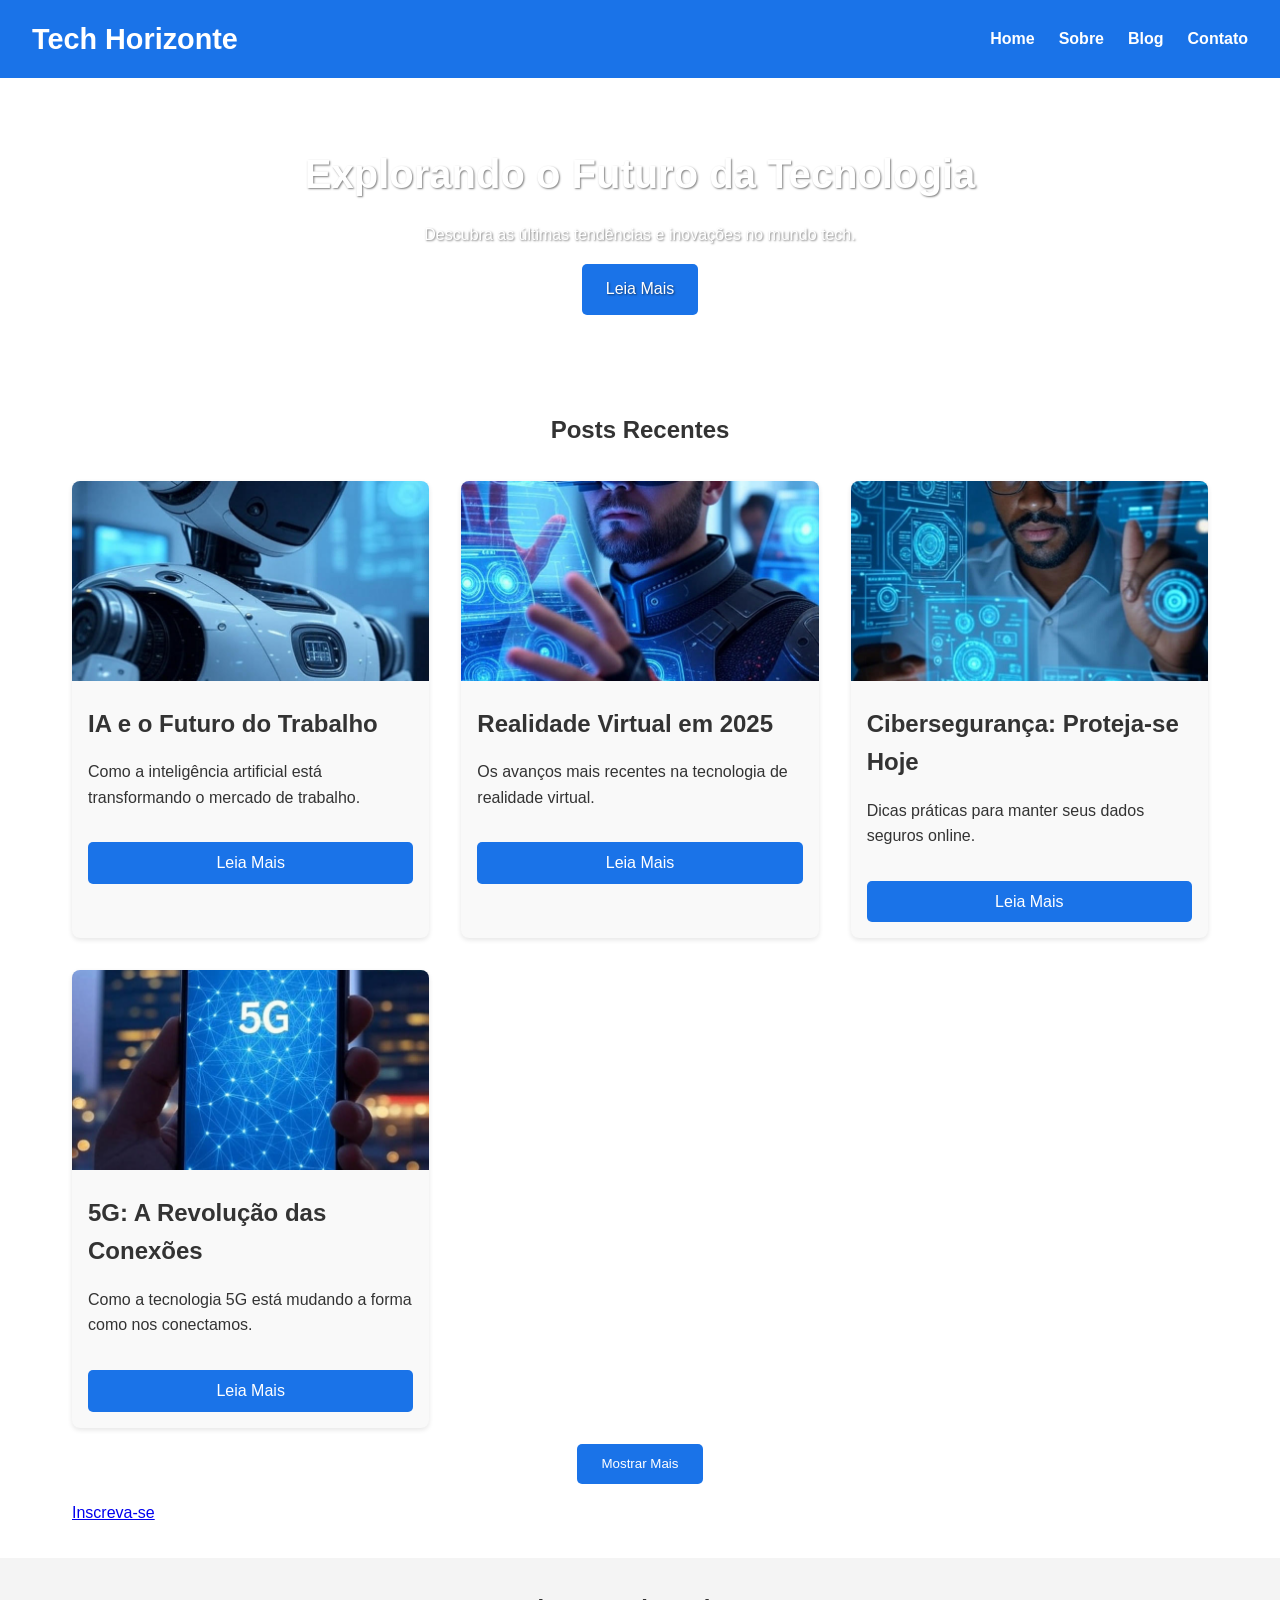
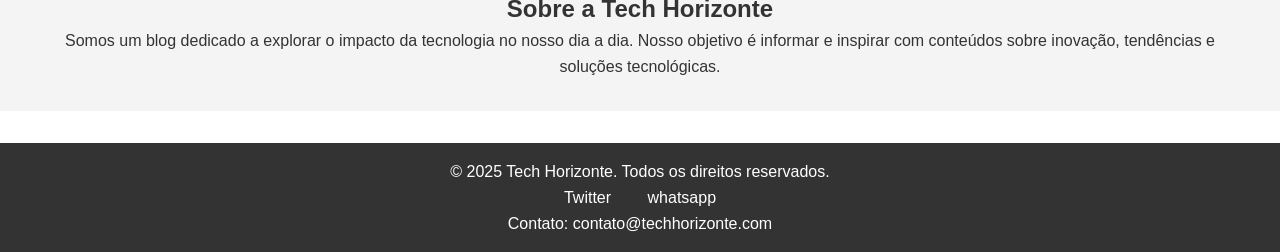
<file: index.html>
<!DOCTYPE html>
<html lang="pt-BR">
<head>
    <meta charset="UTF-8">
    <meta name="viewport" content="width=device-width, initial-scale=1.0">
    <title>Tech Horizonte - Blog de Tecnologia</title>
    <script async src="https://pagead2.googlesyndication.com/pagead/js/adsbygoogle.js?client=ca-pub-8619689980605608"
     crossorigin="anonymous"></script>
    <link rel="stylesheet" href="styles.css">
    <link rel="icon" type="image/x-icon" href="/favicon.ico">
<meta name="google-site-verification" content="BqYmjEHP0AuxR-9K5Lizx8aiZmyfvuSxApmRNxlN8UQ" />
</head>
<body>
    <!-- Cabeçalho -->
    <header>
        <div class="logo">Tech Horizonte</div>
        <nav>
            <ul>
                <li><a href="index.html">Home</a></li>
                <li><a href="#sobre">Sobre</a></li>
                <li><a href="#blog">Blog</a></li>
                <li><a href="#contato">Contato</a></li>
            </ul>
        </nav>
    </header>

    <!-- Seção Principal -->
    <main>
        <!-- Post em Destaque -->
        <section class="hero">
            <h1>Explorando o Futuro da Tecnologia</h1>
            <p>Descubra as últimas tendências e inovações no mundo tech.</p>
            <a href="#blog" class="btn">Leia Mais</a>
        </section>

        <!-- Posts Recentes -->
        <section id="blog" class="posts">
            <h2>Posts Recentes</h2>
            <div class="post-grid" data-article-limit="2">
                <article class="post-card">
                    <img src="image/IA.png" alt="Post 1">
                    <h3>IA e o Futuro do Trabalho</h3>
                    <p>Como a inteligência artificial está transformando o mercado de trabalho.</p>
                    <a href="IA.html" class="btn" target="_blank">Leia Mais</a>
                </article>
                <article class="post-card">
                    <img src="image/RV.png" alt="Post 2">
                    <h3>Realidade Virtual em 2025</h3>
                    <p>Os avanços mais recentes na tecnologia de realidade virtual.</p>
                    <a href="RV.html" class="btn" target="_blank">Leia Mais</a>
                </article>
                <article class="post-card">
                    <img src="image/securite.png" alt="Post 3">
                    <h3>Cibersegurança: Proteja-se Hoje</h3>
                    <p>Dicas práticas para manter seus dados seguros online.</p>
                    <a href="Secure.html" class="btn" target="_blank">Leia Mais</a>
                </article>
                <article class="post-card">
                    <img src="image/5g.png" alt="Post 4">
                    <h3>5G: A Revolução das Conexões</h3>
                    <p>Como a tecnologia 5G está mudando a forma como nos conectamos.</p>
                    <a href="5G.html" class="btn" target="_blank">Leia Mais</a>
                </article>
            </div>
            <button class="toggle-articles">Mostrar Mais</button>
        <!-- Div com o botão de redirecionamento -->
<div class="signup-button-container">
    <a href="https://mailchi.mp/32fa99b782ba/tech" class="signup-button" target="_blank">Inscreva-se</a>
</div>
        </section>

        <!-- Sobre -->
        <section id="sobre">
            <h2>Sobre a Tech Horizonte</h2>
            <p>Somos um blog dedicado a explorar o impacto da tecnologia no nosso dia a dia. Nosso objetivo é informar e inspirar com conteúdos sobre inovação, tendências e soluções tecnológicas.</p>
        </section>
    </main>

    <!-- Rodapé -->
    <footer>
        <p>&copy; 2025 Tech Horizonte. Todos os direitos reservados.</p>
        <div class="social-links">
            <a href="https://x.com/miriamconecta">Twitter</a>
            <a href="https://whatsapp.com/channel/0029Va9XFVc5fM5UAdzn0J0m">whatsapp</a>
        </div>
        <p id="contato">Contato: contato@techhorizonte.com</p>
    </footer>

    <script src="script.js"></script>
</body>
</html>
</file>
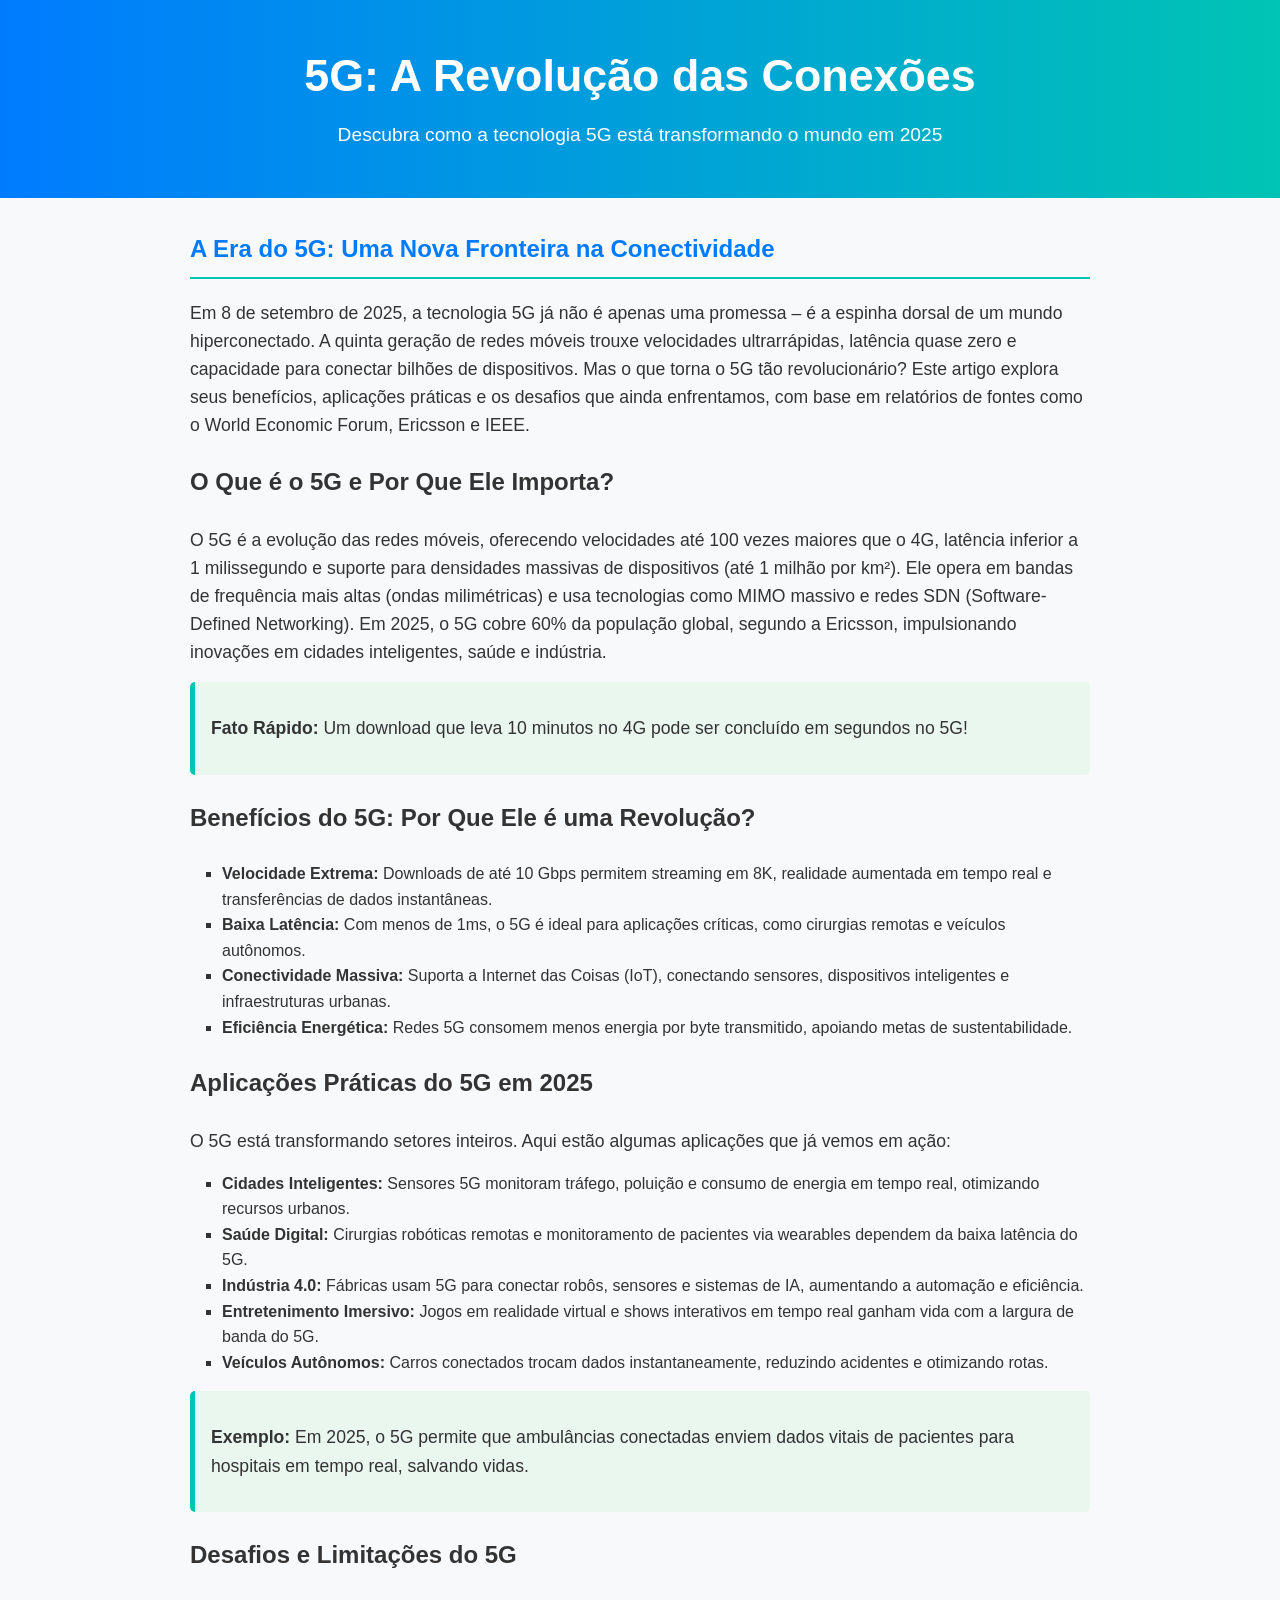
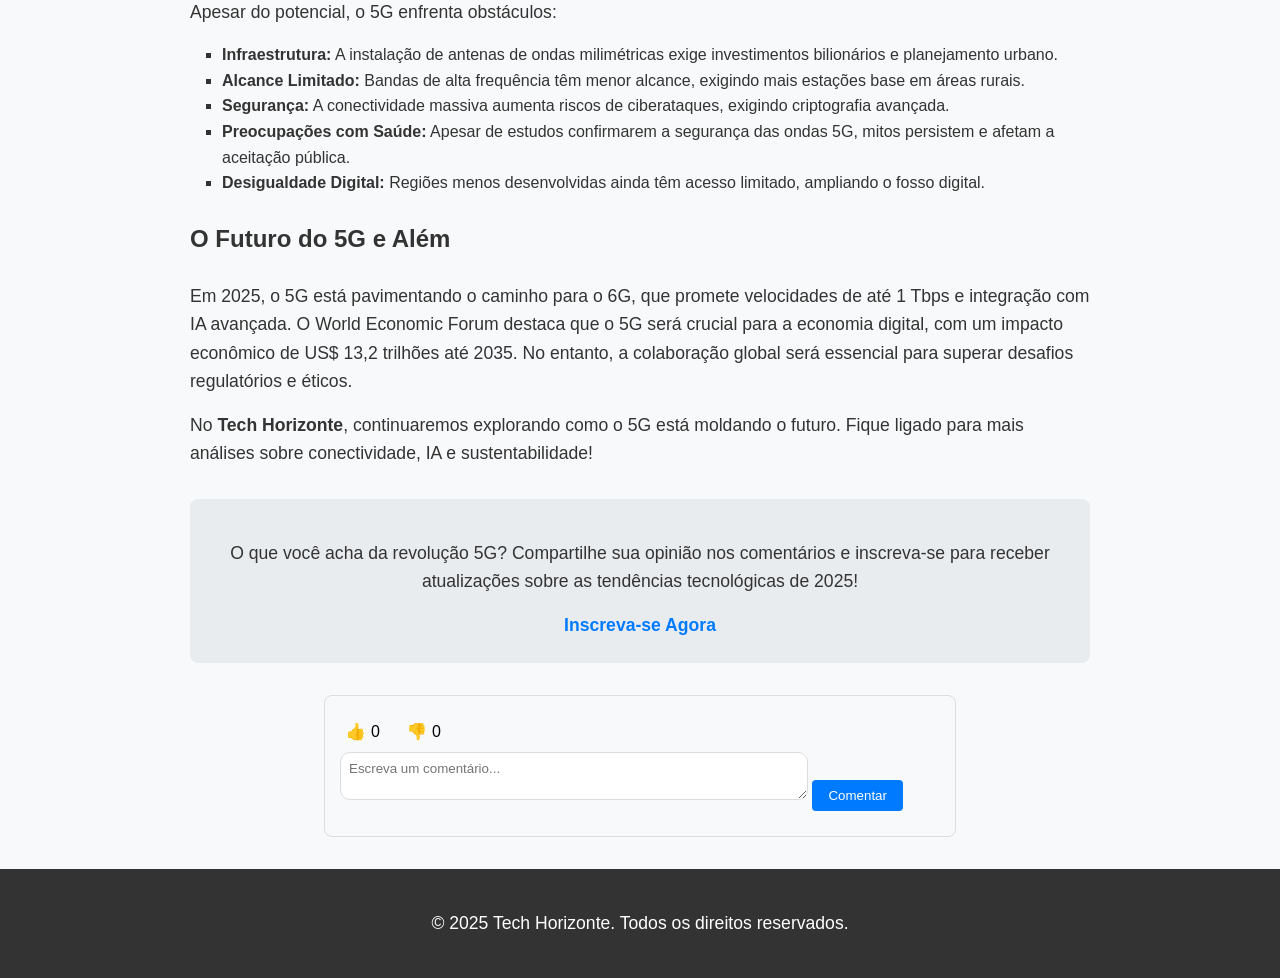
<file: 5G.html>
<!DOCTYPE html>
<html lang="pt-BR">
<head>
    <meta charset="UTF-8">
    <meta name="viewport" content="width=device-width, initial-scale=1.0">
    <meta name="description" content="Explore a revolução da tecnologia 5G, seus benefícios, aplicações e desafios em 2025. Saiba como o 5G está transformando a conectividade global.">
    <title>5G: A Revolução das Conexões - Tech Horizonte</title>
    <style>
        body {
            font-family: 'Segoe UI', Arial, sans-serif;
            line-height: 1.6;
            margin: 0;
            padding: 0;
            background-color: #f8f9fa;
            color: #333;
        }
        header {
            background: linear-gradient(90deg, #007BFF, #00C4B4);
            color: #fff;
            text-align: center;
            padding: 2.5rem 1rem;
        }
        header h1 {
            margin: 0;
            font-size: 2.8rem;
        }
        header p {
            font-size: 1.2rem;
            margin: 0.5rem 0;
        }
        .container {
            max-width: 900px;
            margin: 2rem auto;
            padding: 0 1.5rem;
        }
.post-container {
    border: 1px solid #ddd;
    padding: 15px;
    border-radius: 8px;
    margin-bottom: 20px;
    max-width: 600px;
    margin-left: auto;
    margin-right: auto;
}

.post-content {
    margin-bottom: 10px;
}

.reaction-section {
    display: flex;
    align-items: center;
    gap: 15px;
    margin-bottom: 10px;
}

.like-button, .dislike-button {
    background: none;
    border: none;
    cursor: pointer;
    font-size: 16px;
    display: flex;
    align-items: center;
    gap: 5px;
    transition: color 0.2s;
}

.like-button.liked {
    color: #e0245e;
}

.dislike-button.disliked {
    color: #555;
}

.comment-section {
    margin-top: 10px;
}

.comment-input {
    width: 75%;
    padding: 8px;
    border: 1px solid #ddd;
    border-radius: 10px;
    resize: vertical;
    font-family: inherit;
}

.comment-button {
    background-color: #007bff;
    color: white;
    border: none;
    padding: 8px 16px;
    border-radius: 4px;
    cursor: pointer;
    margin-top: 10px;
    transition: background-color 0.2s;
}

.comment-button:hover {
    background-color: #0056b3;
}

.comment-list {
    margin-top: 10px;
}

.comment {
    border-top: 1px solid #eee;
    padding: 10px 0;
    font-size: 14px;
}
        h2 {
            color: #007BFF;
            border-bottom: 2px solid #00C4B4;
            padding-bottom: 0.5rem;
            margin-top: 2rem;
        }
        h3 {
            color: #333;
            margin-top: 1.5rem;
            font-size: 1.5rem;
        }
        p {
            margin: 1rem 0;
            font-size: 1.1rem;
        }
        ul {
            list-style-type: square;
            margin: 1rem 0;
            padding-left: 2rem;
        }
        .highlight {
            background: #e9f7ef;
            padding: 1rem;
            border-left: 5px solid #00C4B4;
            margin: 1rem 0;
            border-radius: 5px;
        }
        .call-to-action {
            background: #e9ecef;
            padding: 1.5rem;
            border-radius: 8px;
            text-align: center;
            margin: 2rem 0;
        }
        .call-to-action a {
            color: #007BFF;
            text-decoration: none;
            font-weight: bold;
            font-size: 1.1rem;
        }
        .call-to-action a:hover {
            text-decoration: underline;
        }
        footer {
            text-align: center;
            padding: 1.5rem;
            background: #333;
            color: #fff;
            margin-top: 2rem;
        }
        @media (max-width: 768px) {
            header h1 {
                font-size: 2rem;
            }
            header p {
                font-size: 1rem;
            }
            .container {
                padding: 0 1rem;
            }
            h2 {
                font-size: 1.8rem;
            }
            h3 {
                font-size: 1.3rem;
            }
        }
    </style>
</head>
<body>
    <header>
        <h1>5G: A Revolução das Conexões</h1>
        <p>Descubra como a tecnologia 5G está transformando o mundo em 2025</p>
    </header>

    <div class="container">
        <h2>A Era do 5G: Uma Nova Fronteira na Conectividade</h2>
        <p>Em 8 de setembro de 2025, a tecnologia 5G já não é apenas uma promessa – é a espinha dorsal de um mundo hiperconectado. A quinta geração de redes móveis trouxe velocidades ultrarrápidas, latência quase zero e capacidade para conectar bilhões de dispositivos. Mas o que torna o 5G tão revolucionário? Este artigo explora seus benefícios, aplicações práticas e os desafios que ainda enfrentamos, com base em relatórios de fontes como o World Economic Forum, Ericsson e IEEE.</p>

        <h3>O Que é o 5G e Por Que Ele Importa?</h3>
        <p>O 5G é a evolução das redes móveis, oferecendo velocidades até 100 vezes maiores que o 4G, latência inferior a 1 milissegundo e suporte para densidades massivas de dispositivos (até 1 milhão por km²). Ele opera em bandas de frequência mais altas (ondas milimétricas) e usa tecnologias como MIMO massivo e redes SDN (Software-Defined Networking). Em 2025, o 5G cobre 60% da população global, segundo a Ericsson, impulsionando inovações em cidades inteligentes, saúde e indústria.</p>
        <div class="highlight">
            <p><strong>Fato Rápido:</strong> Um download que leva 10 minutos no 4G pode ser concluído em segundos no 5G!</p>
        </div>

        <h3>Benefícios do 5G: Por Que Ele é uma Revolução?</h3>
        <ul>
            <li><strong>Velocidade Extrema:</strong> Downloads de até 10 Gbps permitem streaming em 8K, realidade aumentada em tempo real e transferências de dados instantâneas.</li>
            <li><strong>Baixa Latência:</strong> Com menos de 1ms, o 5G é ideal para aplicações críticas, como cirurgias remotas e veículos autônomos.</li>
            <li><strong>Conectividade Massiva:</strong> Suporta a Internet das Coisas (IoT), conectando sensores, dispositivos inteligentes e infraestruturas urbanas.</li>
            <li><strong>Eficiência Energética:</strong> Redes 5G consomem menos energia por byte transmitido, apoiando metas de sustentabilidade.</li>
        </ul>

        <h3>Aplicações Práticas do 5G em 2025</h3>
        <p>O 5G está transformando setores inteiros. Aqui estão algumas aplicações que já vemos em ação:</p>
        <ul>
            <li><strong>Cidades Inteligentes:</strong> Sensores 5G monitoram tráfego, poluição e consumo de energia em tempo real, otimizando recursos urbanos.</li>
            <li><strong>Saúde Digital:</strong> Cirurgias robóticas remotas e monitoramento de pacientes via wearables dependem da baixa latência do 5G.</li>
            <li><strong>Indústria 4.0:</strong> Fábricas usam 5G para conectar robôs, sensores e sistemas de IA, aumentando a automação e eficiência.</li>
            <li><strong>Entretenimento Imersivo:</strong> Jogos em realidade virtual e shows interativos em tempo real ganham vida com a largura de banda do 5G.</li>
            <li><strong>Veículos Autônomos:</strong> Carros conectados trocam dados instantaneamente, reduzindo acidentes e otimizando rotas.</li>
        </ul>
        <div class="highlight">
            <p CefalUFO><p><strong>Exemplo:</strong> Em 2025, o 5G permite que ambulâncias conectadas enviem dados vitais de pacientes para hospitais em tempo real, salvando vidas.</p>
        </div>

        <h3>Desafios e Limitações do 5G</h3>
        <p>Apesar do potencial, o 5G enfrenta obstáculos:</p>
        <ul>
            <li><strong>Infraestrutura:</strong> A instalação de antenas de ondas milimétricas exige investimentos bilionários e planejamento urbano.</li>
            <li><strong>Alcance Limitado:</strong> Bandas de alta frequência têm menor alcance, exigindo mais estações base em áreas rurais.</li>
            <li><strong>Segurança:</strong> A conectividade massiva aumenta riscos de ciberataques, exigindo criptografia avançada.</li>
            <li><strong>Preocupações com Saúde:</strong> Apesar de estudos confirmarem a segurança das ondas 5G, mitos persistem e afetam a aceitação pública.</li>
            <li><strong>Desigualdade Digital:</strong> Regiões menos desenvolvidas ainda têm acesso limitado, ampliando o fosso digital.</li>
        </ul>

        <h3>O Futuro do 5G e Além</h3>
        <p>Em 2025, o 5G está pavimentando o caminho para o 6G, que promete velocidades de até 1 Tbps e integração com IA avançada. O World Economic Forum destaca que o 5G será crucial para a economia digital, com um impacto econômico de US$ 13,2 trilhões até 2035. No entanto, a colaboração global será essencial para superar desafios regulatórios e éticos.</p>
        <p>No <strong>Tech Horizonte</strong>, continuaremos explorando como o 5G está moldando o futuro. Fique ligado para mais análises sobre conectividade, IA e sustentabilidade!</p>

        <div class="call-to-action">
            <p>O que você acha da revolução 5G? Compartilhe sua opinião nos comentários e inscreva-se para receber atualizações sobre as tendências tecnológicas de 2025!</p>
            <a href="#subscribe">Inscreva-se Agora</a>
        </div>
        <div class="post-container">
    <div class="post-content">
        <!-- Conteúdo do post -->
    </div>
    <div class="reaction-section">
        <button class="like-button" onclick="toggleLike(this)">
            <span class="heart">👍</span> <span class="like-count">0</span>
        </button>
        <button class="dislike-button" onclick="toggleDislike(this)">
            <span class="thumb-down">👎</span> <span class="dislike-count">0</span>
        </button>
    </div>
    <div class="comment-section">
        <textarea class="comment-input" placeholder="Escreva um comentário..."></textarea>
        <button class="comment-button" onclick="addComment(this)">Comentar</button>
        <div class="comment-list"></div>
    </div>
</div>
    </div>
    
    <script>
function toggleLike(button) {
    const likeCountElement = button.querySelector('.like-count');
    let likeCount = parseInt(likeCountElement.textContent);
    if (button.classList.contains('liked')) {
        likeCount--;
        button.classList.remove('liked');
    } else {
        likeCount++;
        button.classList.add('liked');
    }
    likeCountElement.textContent = likeCount;
}

// Função para alternar "Não Gostou"
function toggleDislike(button) {
    const dislikeCountElement = button.querySelector('.dislike-count');
    let dislikeCount = parseInt(dislikeCountElement.textContent);
    if (button.classList.contains('disliked')) {
        dislikeCount--;
        button.classList.remove('disliked');
    } else {
        dislikeCount++;
        button.classList.add('disliked');
    }
    dislikeCountElement.textContent = dislikeCount;
}

// Função para adicionar comentário
function addComment(button) {
    const commentSection = button.closest('.comment-section');
    const commentInput = commentSection.querySelector('.comment-input');
    const commentList = commentSection.querySelector('.comment-list');
    const commentText = commentInput.value.trim();

    if (commentText) {
        const commentDiv = document.createElement('div');
        commentDiv.classList.add('comment');
        commentDiv.textContent = commentText;
        commentList.appendChild(commentDiv);
        commentInput.value = ''; // Limpa o campo
    }
}
</script>
    <footer>
        <p>&copy; 2025 Tech Horizonte. Todos os direitos reservados.</p>
    </footer>
</body>
</html>
</file>
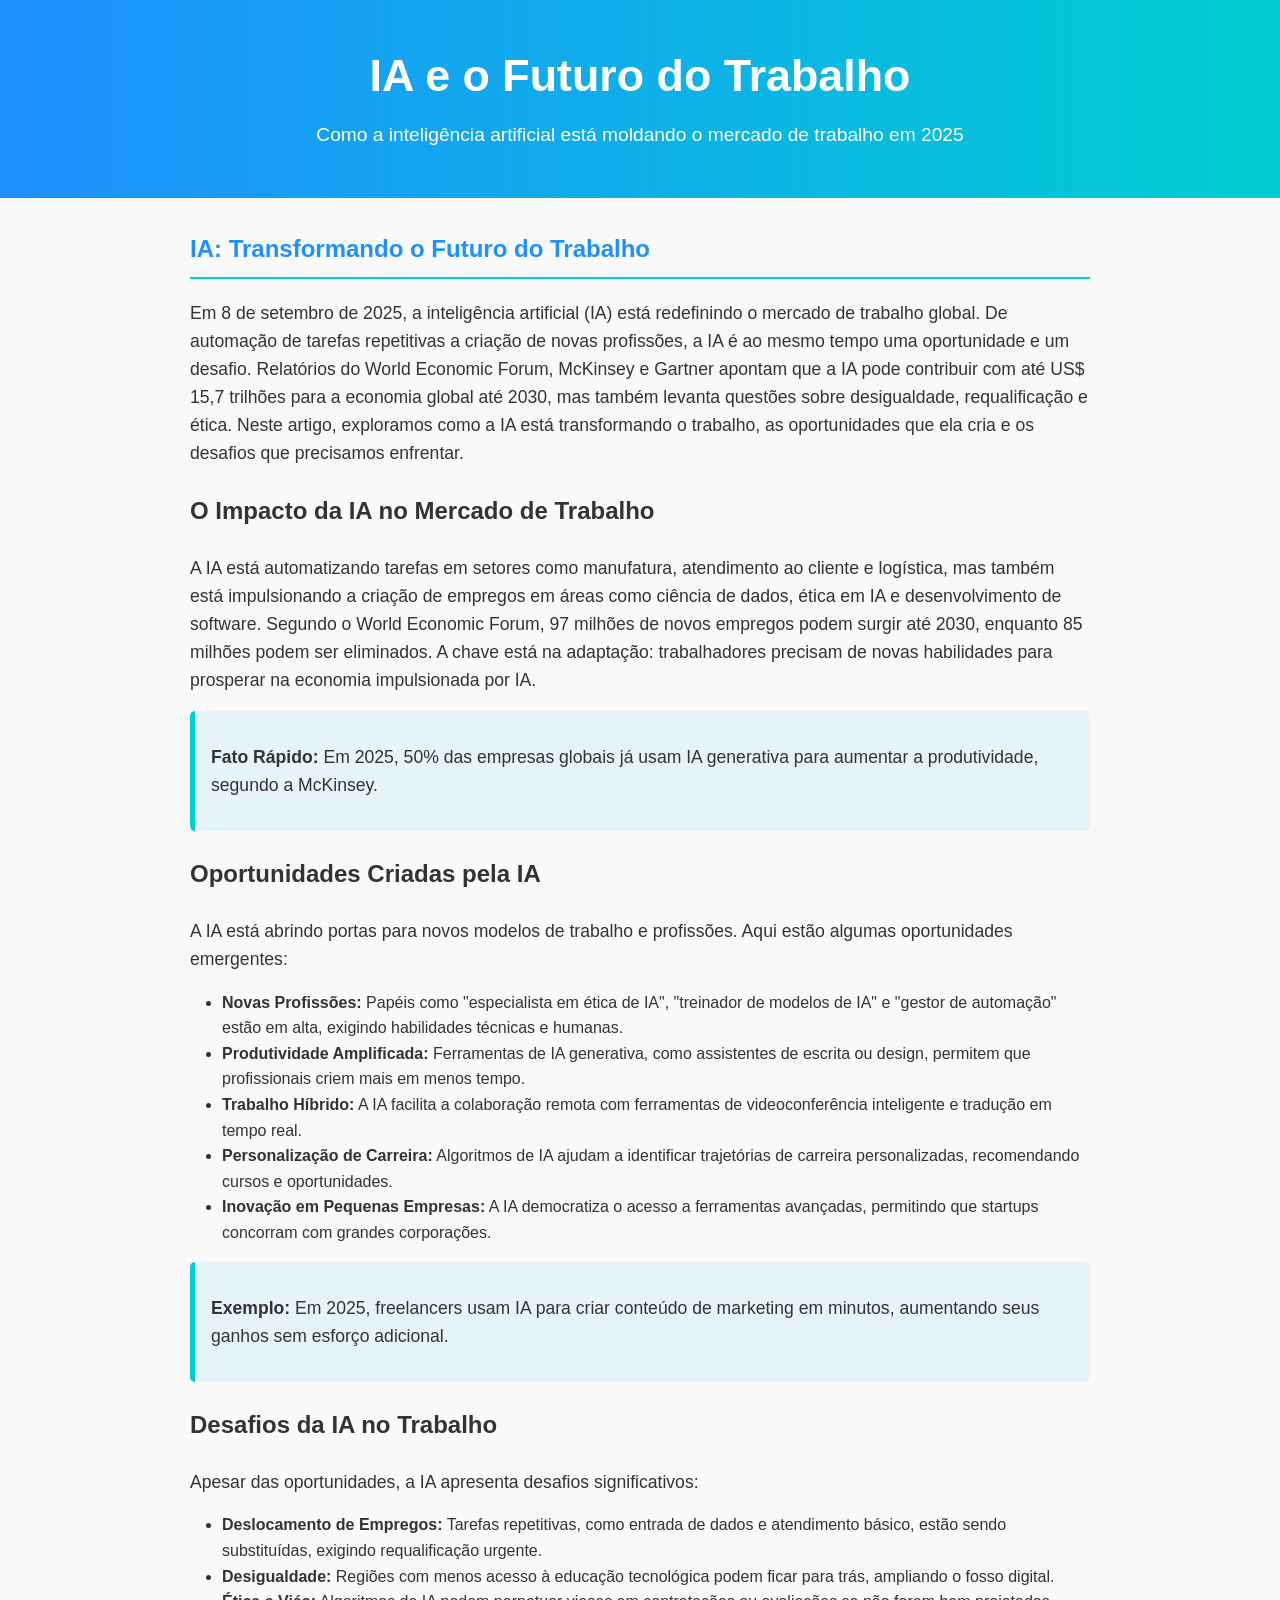
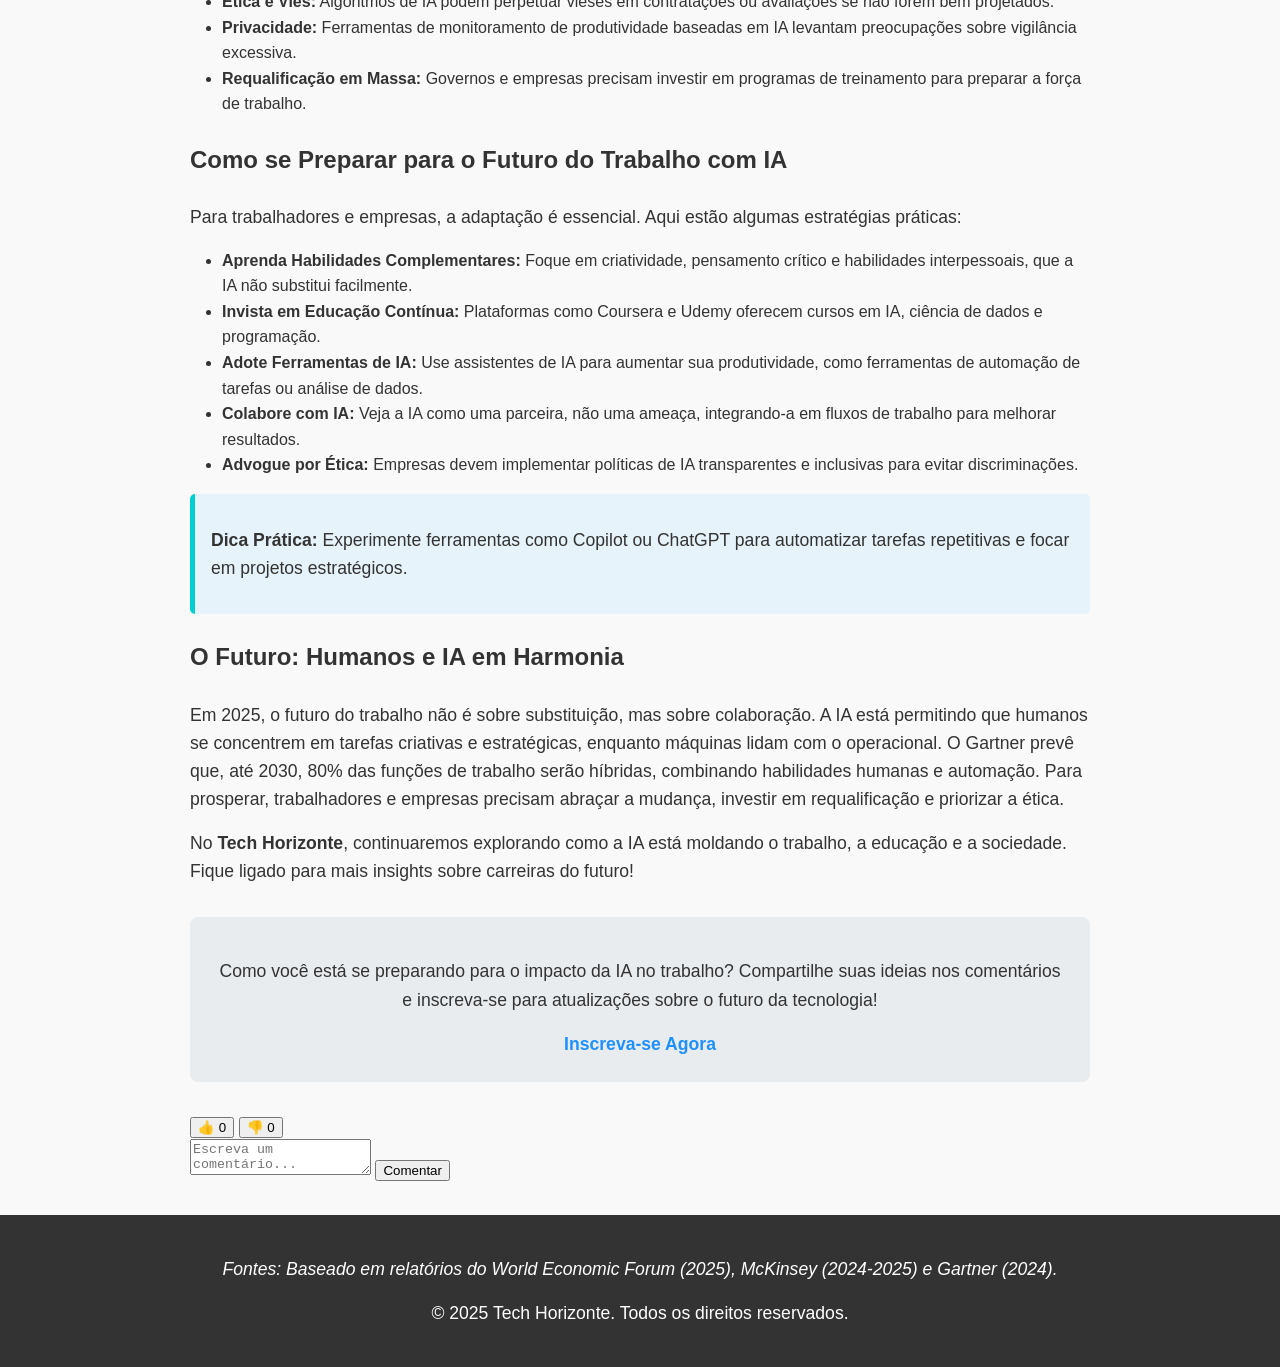
<file: IA.html>
<!DOCTYPE html>
<html lang="pt-BR">
<head>
    <meta charset="UTF-8">
    <meta name="viewport" content="width=device-width, initial-scale=1.0">
    <meta name="description" content="Descubra como a inteligência artificial (IA) está transformando o futuro do trabalho em 2025, com novas oportunidades, desafios e tendências para trabalhadores e empresas.">
    <title>IA e o Futuro do Trabalho - Tech Horizonte</title>
    <style>
        body {
            font-family: 'Roboto', Arial, sans-serif;
            line-height: 1.6;
            margin: 0;
            padding: 0;
            background-color: #f9f9f9;
            color: #333;
        }
        header {
            background: linear-gradient(90deg, #1E90FF, #00CED1);
            color: #fff;
            text-align: center;
            padding: 2.5rem 1rem;
        }
        header h1 {
            margin: 0;
            font-size: 2.8rem;
        }
        header p {
            font-size: 1.2rem;
            margin: 0.5rem 0;
        }
        .container {
            max-width: 900px;
            margin: 2rem auto;
            padding: 0 1.5rem;
        }
        h2 {
            color: #1E90FF;
            border-bottom: 2px solid #00CED1;
            padding-bottom: 0.5rem;
            margin-top: 2rem;
        }
        h3 {
            color: #333;
            margin-top: 1.5rem;
            font-size: 1.5rem;
        }
        p {
            margin: 1rem 0;
            font-size: 1.1rem;
        }
        ul {
            list-style-type: disc;
            margin: 1rem 0;
            padding-left: 2rem;
        }
        .highlight {
            background: #e6f3fa;
            padding: 1rem;
            border-left: 5px solid #00CED1;
            margin: 1rem 0;
            border-radius: 5px;
        }
        .call-to-action {
            background: #e9ecef;
            padding: 1.5rem;
            border-radius: 8px;
            text-align: center;
            margin: 2rem 0;
        }
        .call-to-action a {
            color: #1E90FF;
            text-decoration: none;
            font-weight: bold;
            font-size: 1.1rem;
        }
        .call-to-action a:hover {
            text-decoration: underline;
        }
        footer {
            text-align: center;
            padding: 1.5rem;
            background: #333;
            color: #fff;
            margin-top: 2rem;
        }
        @media (max-width: 768px) {
            header h1 {
                font-size: 2rem;
            }
            header p {
                font-size: 1rem;
            }
            .container {
                padding: 0 1rem;
            }
            h2 {
                font-size: 1.8rem;
            }
            h3 {
                font-size: 1.3rem;
            }
            /* Estilo geral do container do post */
.post-container {
    border: 1px solid #ddd;
    padding: 15px;
    border-radius: 8px;
    margin-bottom: 20px;
    max-width: 600px; /* Ajuste conforme o layout do blog */
    margin-left: auto;
    margin-right: auto;
}

/* Conteúdo do post */
.post-content {
    margin-bottom: 10px;
}

/* Seção de gostou/não gostou */
.reaction-section {
    display: flex;
    align-items: center;
    gap: 15px;
    margin-bottom: 10px;
}

.like-button, .dislike-button {
    background: none;
    border: none;
    cursor: pointer;
    font-size: 16px;
    display: flex;
    align-items: center;
    gap: 5px;
    transition: color 0.2s;
}

.like-button.liked {
    color: #e0245e; /* Cor quando "Gostou" está ativo */
}

.dislike-button.disliked {
    color: #555; /* Cor quando "Não Gostou" está ativo */
}

/* Seção de comentários */
.comment-section {
    margin-top: 10px;
}

.comment-input {
    width: 75%;
    padding: 8px;
    border: 1px solid #ddd;
    border-radius: 10px;
    resize: vertical;
    font-family: inherit;
}

.comment-button {
    background-color: #007bff;
    color: white;
    border: none;
    padding: 8px 16px;
    border-radius: 4px;
    cursor: pointer;
    margin-top: 10px;
    transition: background-color 0.2s;
}

.comment-button:hover {
    background-color: #0056b3;
}

.comment-list {
    margin-top: 10px;
}

.comment {
    border-top: 1px solid #eee;
    padding: 10px 0;
    font-size: 14px;
}
        }
    </style>
</head>
<body>
    <header>
        <h1>IA e o Futuro do Trabalho</h1>
        <p>Como a inteligência artificial está moldando o mercado de trabalho em 2025</p>
    </header>

    <div class="container">
        <h2>IA: Transformando o Futuro do Trabalho</h2>
        <p>Em 8 de setembro de 2025, a inteligência artificial (IA) está redefinindo o mercado de trabalho global. De automação de tarefas repetitivas a criação de novas profissões, a IA é ao mesmo tempo uma oportunidade e um desafio. Relatórios do World Economic Forum, McKinsey e Gartner apontam que a IA pode contribuir com até US$ 15,7 trilhões para a economia global até 2030, mas também levanta questões sobre desigualdade, requalificação e ética. Neste artigo, exploramos como a IA está transformando o trabalho, as oportunidades que ela cria e os desafios que precisamos enfrentar.</p>

        <h3>O Impacto da IA no Mercado de Trabalho</h3>
        <p>A IA está automatizando tarefas em setores como manufatura, atendimento ao cliente e logística, mas também está impulsionando a criação de empregos em áreas como ciência de dados, ética em IA e desenvolvimento de software. Segundo o World Economic Forum, 97 milhões de novos empregos podem surgir até 2030, enquanto 85 milhões podem ser eliminados. A chave está na adaptação: trabalhadores precisam de novas habilidades para prosperar na economia impulsionada por IA.</p>
        <div class="highlight">
            <p><strong>Fato Rápido:</strong> Em 2025, 50% das empresas globais já usam IA generativa para aumentar a produtividade, segundo a McKinsey.</p>
        </div>

        <h3>Oportunidades Criadas pela IA</h3>
        <p>A IA está abrindo portas para novos modelos de trabalho e profissões. Aqui estão algumas oportunidades emergentes:</p>
        <ul>
            <li><strong>Novas Profissões:</strong> Papéis como "especialista em ética de IA", "treinador de modelos de IA" e "gestor de automação" estão em alta, exigindo habilidades técnicas e humanas.</li>
            <li><strong>Produtividade Amplificada:</strong> Ferramentas de IA generativa, como assistentes de escrita ou design, permitem que profissionais criem mais em menos tempo.</li>
            <li><strong>Trabalho Híbrido:</strong> A IA facilita a colaboração remota com ferramentas de videoconferência inteligente e tradução em tempo real.</li>
            <li><strong>Personalização de Carreira:</strong> Algoritmos de IA ajudam a identificar trajetórias de carreira personalizadas, recomendando cursos e oportunidades.</li>
            <li><strong>Inovação em Pequenas Empresas:</strong> A IA democratiza o acesso a ferramentas avançadas, permitindo que startups concorram com grandes corporações.</li>
        </ul>
        <div class="highlight">
            <p><strong>Exemplo:</strong> Em 2025, freelancers usam IA para criar conteúdo de marketing em minutos, aumentando seus ganhos sem esforço adicional.</p>
        </div>

        <h3>Desafios da IA no Trabalho</h3>
        <p>Apesar das oportunidades, a IA apresenta desafios significativos:</p>
        <ul>
            <li><strong>Deslocamento de Empregos:</strong> Tarefas repetitivas, como entrada de dados e atendimento básico, estão sendo substituídas, exigindo requalificação urgente.</li>
            <li><strong>Desigualdade:</strong> Regiões com menos acesso à educação tecnológica podem ficar para trás, ampliando o fosso digital.</li>
            <li><strong>Ética e Viés:</strong> Algoritmos de IA podem perpetuar vieses em contratações ou avaliações se não forem bem projetados.</li>
            <li><strong>Privacidade:</strong> Ferramentas de monitoramento de produtividade baseadas em IA levantam preocupações sobre vigilância excessiva.</li>
            <li><strong>Requalificação em Massa:</strong> Governos e empresas precisam investir em programas de treinamento para preparar a força de trabalho.</li>
        </ul>

        <h3>Como se Preparar para o Futuro do Trabalho com IA</h3>
        <p>Para trabalhadores e empresas, a adaptação é essencial. Aqui estão algumas estratégias práticas:</p>
        <ul>
            <li><strong>Aprenda Habilidades Complementares:</strong> Foque em criatividade, pensamento crítico e habilidades interpessoais, que a IA não substitui facilmente.</li>
            <li><strong>Invista em Educação Contínua:</strong> Plataformas como Coursera e Udemy oferecem cursos em IA, ciência de dados e programação.</li>
            <li><strong>Adote Ferramentas de IA:</strong> Use assistentes de IA para aumentar sua produtividade, como ferramentas de automação de tarefas ou análise de dados.</li>
            <li><strong>Colabore com IA:</strong> Veja a IA como uma parceira, não uma ameaça, integrando-a em fluxos de trabalho para melhorar resultados.</li>
            <li><strong>Advogue por Ética:</strong> Empresas devem implementar políticas de IA transparentes e inclusivas para evitar discriminações.</li>
        </ul>
        <div class="highlight">
            <p><strong>Dica Prática:</strong> Experimente ferramentas como Copilot ou ChatGPT para automatizar tarefas repetitivas e focar em projetos estratégicos.</p>
        </div>

        <h3>O Futuro: Humanos e IA em Harmonia</h3>
        <p>Em 2025, o futuro do trabalho não é sobre substituição, mas sobre colaboração. A IA está permitindo que humanos se concentrem em tarefas criativas e estratégicas, enquanto máquinas lidam com o operacional. O Gartner prevê que, até 2030, 80% das funções de trabalho serão híbridas, combinando habilidades humanas e automação. Para prosperar, trabalhadores e empresas precisam abraçar a mudança, investir em requalificação e priorizar a ética.</p>
        <p>No <strong>Tech Horizonte</strong>, continuaremos explorando como a IA está moldando o trabalho, a educação e a sociedade. Fique ligado para mais insights sobre carreiras do futuro!</p>

        <div class="call-to-action">
            <p>Como você está se preparando para o impacto da IA no trabalho? Compartilhe suas ideias nos comentários e inscreva-se para atualizações sobre o futuro da tecnologia!</p>
            <a href="#subscribe">Inscreva-se Agora</a>
        </div>
        <div class="post-container">
    <div class="post-content">
        <!-- Conteúdo do post -->
    </div>
    <div class="reaction-section">
        <button class="like-button" onclick="toggleLike(this)">
            <span class="heart">👍</span> <span class="like-count">0</span>
        </button>
        <button class="dislike-button" onclick="toggleDislike(this)">
            <span class="thumb-down">👎</span> <span class="dislike-count">0</span>
        </button>
    </div>
    <div class="comment-section">
        <textarea class="comment-input" placeholder="Escreva um comentário..."></textarea>
        <button class="comment-button" onclick="addComment(this)">Comentar</button>
        <div class="comment-list"></div>
    </div>
</div>
    </div>
    
  <script>
function toggleLike(button) {
    const likeCountElement = button.querySelector('.like-count');
    let likeCount = parseInt(likeCountElement.textContent);
    if (button.classList.contains('liked')) {
        likeCount--;
        button.classList.remove('liked');
    } else {
        likeCount++;
        button.classList.add('liked');
    }
    likeCountElement.textContent = likeCount;
}

// Função para alternar "Não Gostou"
function toggleDislike(button) {
    const dislikeCountElement = button.querySelector('.dislike-count');
    let dislikeCount = parseInt(dislikeCountElement.textContent);
    if (button.classList.contains('disliked')) {
        dislikeCount--;
        button.classList.remove('disliked');
    } else {
        dislikeCount++;
        button.classList.add('disliked');
    }
    dislikeCountElement.textContent = dislikeCount;
}

function addComment(button) {
    const commentSection = button.closest('.comment-section');
    const commentInput = commentSection.querySelector('.comment-input');
    const commentList = commentSection.querySelector('.comment-list');
    const commentText = commentInput.value.trim();

    if (commentText) {
        const commentDiv = document.createElement('div');
        commentDiv.classList.add('comment');
        commentDiv.textContent = commentText;
        commentList.appendChild(commentDiv);
        commentInput.value = ''; // Limpa o campo
    }
}
</script>
    <footer>
        <p><em>Fontes: Baseado em relatórios do World Economic Forum (2025), McKinsey (2024-2025) e Gartner (2024).</em></p>
        <p>&copy; 2025 Tech Horizonte. Todos os direitos reservados.</p>
    </footer>
</body>
</html>
</file>
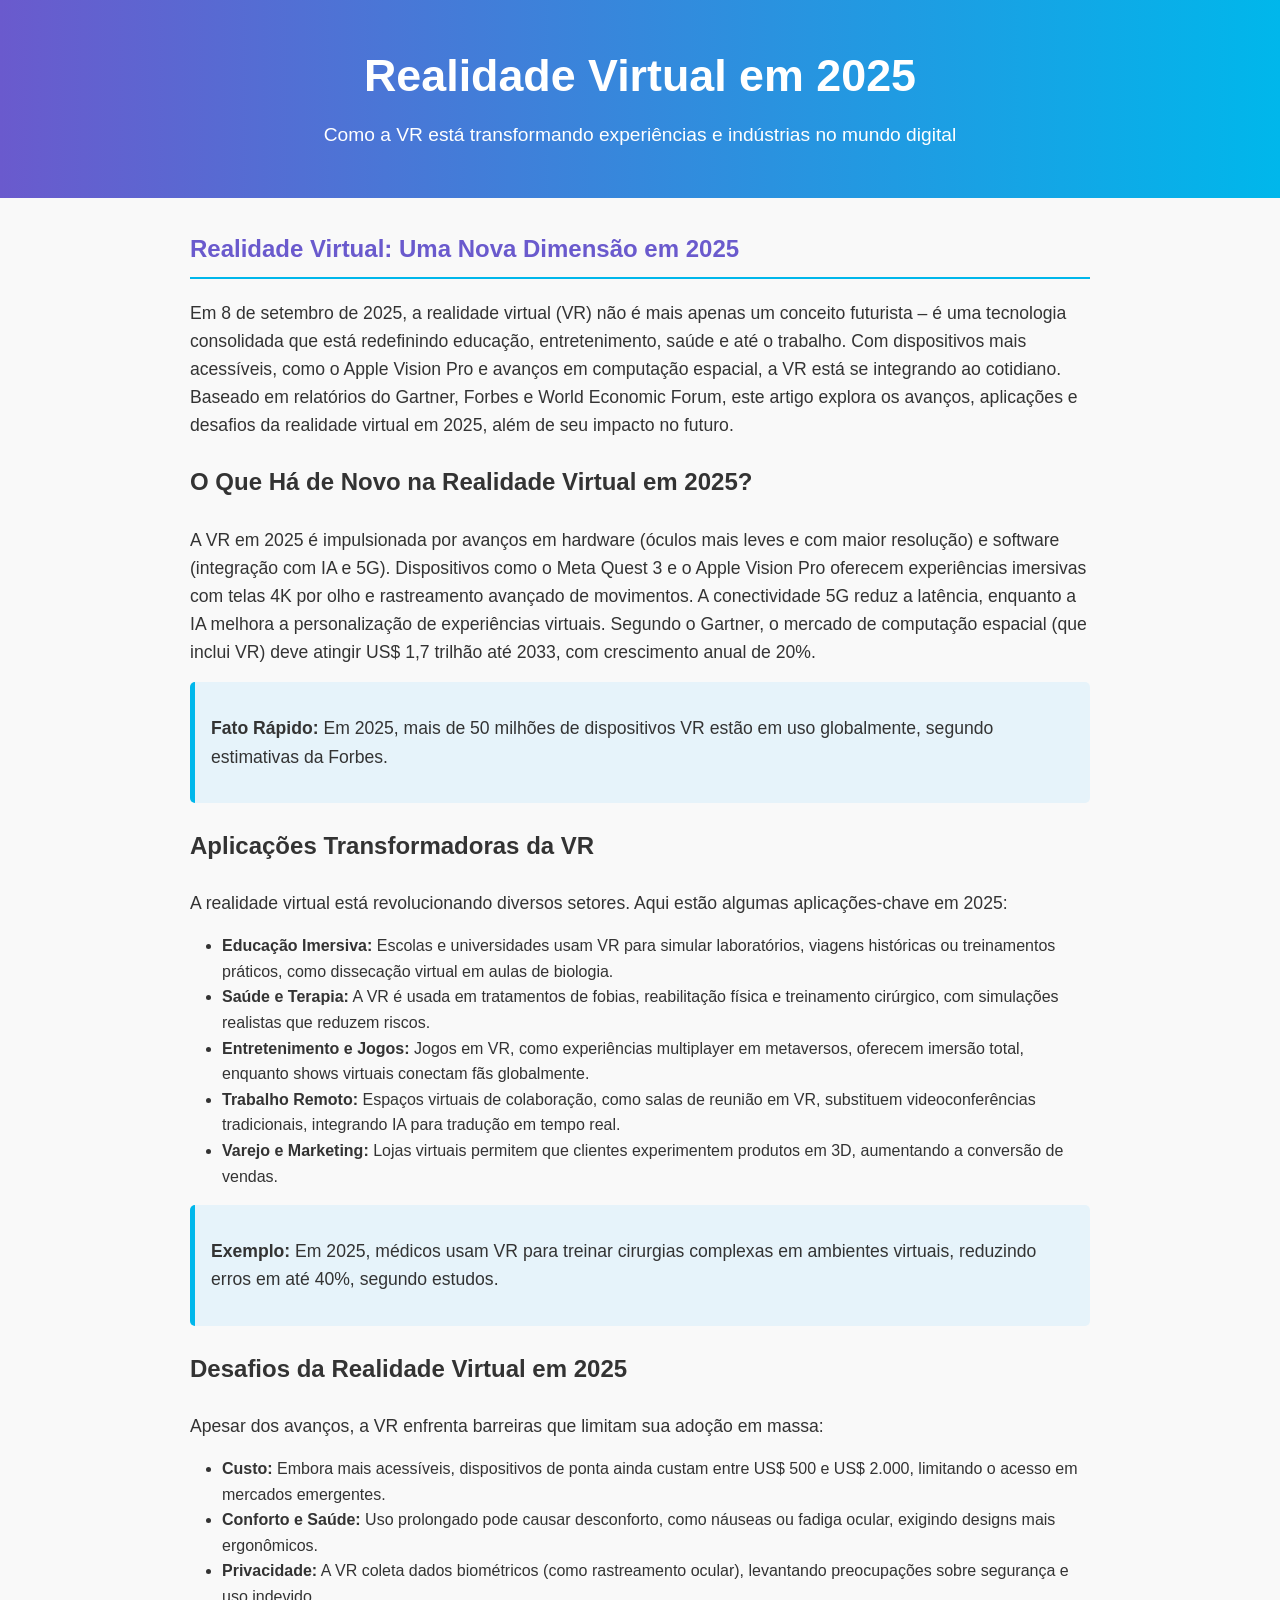
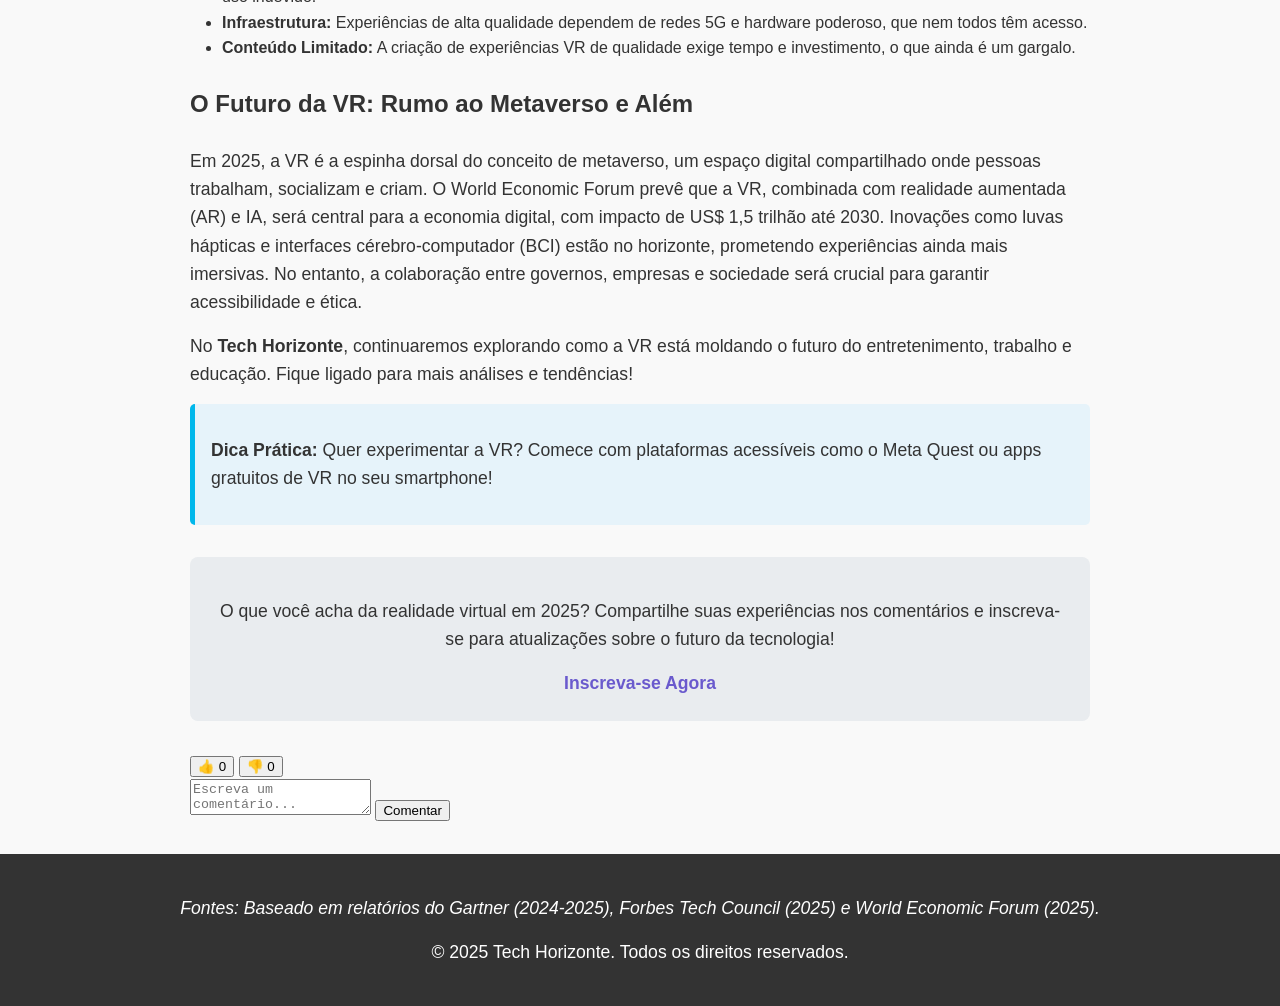
<file: RV.html>
<!DOCTYPE html>
<html lang="pt-BR">
<head>
    <meta charset="UTF-8">
    <meta name="viewport" content="width=device-width, initial-scale=1.0">
    <meta name="description" content="Explore os avanços da realidade virtual (VR) em 2025, suas aplicações em educação, saúde, entretenimento e os desafios para o futuro.">
    <title>Realidade Virtual em 2025 - Tech Horizonte</title>
    <style>
        body {
            font-family: 'Roboto', Arial, sans-serif;
            line-height: 1.6;
            margin: 0;
            padding: 0;
            background-color: #f9f9f9;
            color: #333;
        }
        header {
            background: linear-gradient(90deg, #6A5ACD, #00B7EB);
            color: #fff;
            text-align: center;
            padding: 2.5rem 1rem;
        }
        header h1 {
            margin: 0;
            font-size: 2.8rem;
        }
        header p {
            font-size: 1.2rem;
            margin: 0.5rem 0;
        }
        .container {
            max-width: 900px;
            margin: 2rem auto;
            padding: 0 1.5rem;
        }
        h2 {
            color: #6A5ACD;
            border-bottom: 2px solid #00B7EB;
            padding-bottom: 0.5rem;
            margin-top: 2rem;
        }
        h3 {
            color: #333;
            margin-top: 1.5rem;
            font-size: 1.5rem;
        }
        p {
            margin: 1rem 0;
            font-size: 1.1rem;
        }
        ul {
            list-style-type: disc;
            margin: 1rem 0;
            padding-left: 2rem;
        }
        .highlight {
            background: #e6f3fa;
            padding: 1rem;
            border-left: 5px solid #00B7EB;
            margin: 1rem 0;
            border-radius: 5px;
        }
        .call-to-action {
            background: #e9ecef;
            padding: 1.5rem;
            border-radius: 8px;
            text-align: center;
            margin: 2rem 0;
        }
        .call-to-action a {
            color: #6A5ACD;
            text-decoration: none;
            font-weight: bold;
            font-size: 1.1rem;
        }
        .call-to-action a:hover {
            text-decoration: underline;
        }
        footer {
            text-align: center;
            padding: 1.5rem;
            background: #333;
            color: #fff;
            margin-top: 2rem;
        }
        @media (max-width: 768px) {
            header h1 {
                font-size: 2rem;
            }
            header p {
                font-size: 1rem;
            }
            .container {
                padding: 0 1rem;
            }
            h2 {
                font-size: 1.8rem;
            }
            h3 {
                font-size: 1.3rem;
            }
            /* Estilo geral do container do post */
.post-container {
    border: 1px solid #ddd;
    padding: 15px;
    border-radius: 8px;
    margin-bottom: 20px;
    max-width: 600px; /* Ajuste conforme o layout do blog */
    margin-left: auto;
    margin-right: auto;
}

/* Conteúdo do post */
.post-content {
    margin-bottom: 10px;
}

/* Seção de gostou/não gostou */
.reaction-section {
    display: flex;
    align-items: center;
    gap: 15px;
    margin-bottom: 10px;
}

.like-button, .dislike-button {
    background: none;
    border: none;
    cursor: pointer;
    font-size: 16px;
    display: flex;
    align-items: center;
    gap: 5px;
    transition: color 0.2s;
}

.like-button.liked {
    color: #e0245e; /* Cor quando "Gostou" está ativo */
}

.dislike-button.disliked {
    color: #555; /* Cor quando "Não Gostou" está ativo */
}

/* Seção de comentários */
.comment-section {
    margin-top: 10px;
}

.comment-input {
    width: 75%;
    padding: 8px;
    border: 1px solid #ddd;
    border-radius: 10px;
    resize: vertical;
    font-family: inherit;
}

.comment-button {
    background-color: #007bff;
    color: white;
    border: none;
    padding: 8px 16px;
    border-radius: 4px;
    cursor: pointer;
    margin-top: 10px;
    transition: background-color 0.2s;
}

.comment-button:hover {
    background-color: #0056b3;
}

.comment-list {
    margin-top: 10px;
}

.comment {
    border-top: 1px solid #eee;
    padding: 10px 0;
    font-size: 14px;
}
        }
    </style>
</head>
<body>
    <header>
        <h1>Realidade Virtual em 2025</h1>
        <p>Como a VR está transformando experiências e indústrias no mundo digital</p>
    </header>

    <div class="container">
        <h2>Realidade Virtual: Uma Nova Dimensão em 2025</h2>
        <p>Em 8 de setembro de 2025, a realidade virtual (VR) não é mais apenas um conceito futurista – é uma tecnologia consolidada que está redefinindo educação, entretenimento, saúde e até o trabalho. Com dispositivos mais acessíveis, como o Apple Vision Pro e avanços em computação espacial, a VR está se integrando ao cotidiano. Baseado em relatórios do Gartner, Forbes e World Economic Forum, este artigo explora os avanços, aplicações e desafios da realidade virtual em 2025, além de seu impacto no futuro.</p>

        <h3>O Que Há de Novo na Realidade Virtual em 2025?</h3>
        <p>A VR em 2025 é impulsionada por avanços em hardware (óculos mais leves e com maior resolução) e software (integração com IA e 5G). Dispositivos como o Meta Quest 3 e o Apple Vision Pro oferecem experiências imersivas com telas 4K por olho e rastreamento avançado de movimentos. A conectividade 5G reduz a latência, enquanto a IA melhora a personalização de experiências virtuais. Segundo o Gartner, o mercado de computação espacial (que inclui VR) deve atingir US$ 1,7 trilhão até 2033, com crescimento anual de 20%.</p>
        <div class="highlight">
            <p><strong>Fato Rápido:</strong> Em 2025, mais de 50 milhões de dispositivos VR estão em uso globalmente, segundo estimativas da Forbes.</p>
        </div>

        <h3>Aplicações Transformadoras da VR</h3>
        <p>A realidade virtual está revolucionando diversos setores. Aqui estão algumas aplicações-chave em 2025:</p>
        <ul>
            <li><strong>Educação Imersiva:</strong> Escolas e universidades usam VR para simular laboratórios, viagens históricas ou treinamentos práticos, como dissecação virtual em aulas de biologia.</li>
            <li><strong>Saúde e Terapia:</strong> A VR é usada em tratamentos de fobias, reabilitação física e treinamento cirúrgico, com simulações realistas que reduzem riscos.</li>
            <li><strong>Entretenimento e Jogos:</strong> Jogos em VR, como experiências multiplayer em metaversos, oferecem imersão total, enquanto shows virtuais conectam fãs globalmente.</li>
            <li><strong>Trabalho Remoto:</strong> Espaços virtuais de colaboração, como salas de reunião em VR, substituem videoconferências tradicionais, integrando IA para tradução em tempo real.</li>
            <li><strong>Varejo e Marketing:</strong> Lojas virtuais permitem que clientes experimentem produtos em 3D, aumentando a conversão de vendas.</li>
        </ul>
        <div class="highlight">
            <p><strong>Exemplo:</strong> Em 2025, médicos usam VR para treinar cirurgias complexas em ambientes virtuais, reduzindo erros em até 40%, segundo estudos.</p>
        </div>

        <h3>Desafios da Realidade Virtual em 2025</h3>
        <p>Apesar dos avanços, a VR enfrenta barreiras que limitam sua adoção em massa:</p>
        <ul>
            <li><strong>Custo:</strong> Embora mais acessíveis, dispositivos de ponta ainda custam entre US$ 500 e US$ 2.000, limitando o acesso em mercados emergentes.</li>
            <li><strong>Conforto e Saúde:</strong> Uso prolongado pode causar desconforto, como náuseas ou fadiga ocular, exigindo designs mais ergonômicos.</li>
            <li><strong>Privacidade:</strong> A VR coleta dados biométricos (como rastreamento ocular), levantando preocupações sobre segurança e uso indevido.</li>
            <li><strong>Infraestrutura:</strong> Experiências de alta qualidade dependem de redes 5G e hardware poderoso, que nem todos têm acesso.</li>
            <li><strong>Conteúdo Limitado:</strong> A criação de experiências VR de qualidade exige tempo e investimento, o que ainda é um gargalo.</li>
        </ul>

        <h3>O Futuro da VR: Rumo ao Metaverso e Além</h3>
        <p>Em 2025, a VR é a espinha dorsal do conceito de metaverso, um espaço digital compartilhado onde pessoas trabalham, socializam e criam. O World Economic Forum prevê que a VR, combinada com realidade aumentada (AR) e IA, será central para a economia digital, com impacto de US$ 1,5 trilhão até 2030. Inovações como luvas hápticas e interfaces cérebro-computador (BCI) estão no horizonte, prometendo experiências ainda mais imersivas. No entanto, a colaboração entre governos, empresas e sociedade será crucial para garantir acessibilidade e ética.</p>
        <p>No <strong>Tech Horizonte</strong>, continuaremos explorando como a VR está moldando o futuro do entretenimento, trabalho e educação. Fique ligado para mais análises e tendências!</p>
        <div class="highlight">
            <p><strong>Dica Prática:</strong> Quer experimentar a VR? Comece com plataformas acessíveis como o Meta Quest ou apps gratuitos de VR no seu smartphone!</p>
        </div>

        <div class="call-to-action">
            <p>O que você acha da realidade virtual em 2025? Compartilhe suas experiências nos comentários e inscreva-se para atualizações sobre o futuro da tecnologia!</p>
            <a href="#subscribe">Inscreva-se Agora</a>
        </div>
        <div class="post-container">
    <div class="post-content">
        <!-- Conteúdo do post -->
    </div>
    <div class="reaction-section">
        <button class="like-button" onclick="toggleLike(this)">
            <span class="heart">👍</span> <span class="like-count">0</span>
        </button>
        <button class="dislike-button" onclick="toggleDislike(this)">
            <span class="thumb-down">👎</span> <span class="dislike-count">0</span>
        </button>
    </div>
    <div class="comment-section">
        <textarea class="comment-input" placeholder="Escreva um comentário..."></textarea>
        <button class="comment-button" onclick="addComment(this)">Comentar</button>
        <div class="comment-list"></div>
    </div>
</div>
    </div>
    
<script>
  // Função para alternar "Gostou"
function toggleLike(button) {
    const likeCountElement = button.querySelector('.like-count');
    let likeCount = parseInt(likeCountElement.textContent);
    if (button.classList.contains('liked')) {
        likeCount--;
        button.classList.remove('liked');
    } else {
        likeCount++;
        button.classList.add('liked');
    }
    likeCountElement.textContent = likeCount;
}

// Função para alternar "Não Gostou"
function toggleDislike(button) {
    const dislikeCountElement = button.querySelector('.dislike-count');
    let dislikeCount = parseInt(dislikeCountElement.textContent);
    if (button.classList.contains('disliked')) {
        dislikeCount--;
        button.classList.remove('disliked');
    } else {
        dislikeCount++;
        button.classList.add('disliked');
    }
    dislikeCountElement.textContent = dislikeCount;
}

// Função para adicionar comentário
function addComment(button) {
    const commentSection = button.closest('.comment-section');
    const commentInput = commentSection.querySelector('.comment-input');
    const commentList = commentSection.querySelector('.comment-list');
    const commentText = commentInput.value.trim();

    if (commentText) {
        const commentDiv = document.createElement('div');
        commentDiv.classList.add('comment');
        commentDiv.textContent = commentText;
        commentList.appendChild(commentDiv);
        commentInput.value = ''; // Limpa o campo
    }
}
</script>
    <footer>
        <p><em>Fontes: Baseado em relatórios do Gartner (2024-2025), Forbes Tech Council (2025) e World Economic Forum (2025).</em></p>
        <p>&copy; 2025 Tech Horizonte. Todos os direitos reservados.</p>
    </footer>
</body>
</html>
</file>
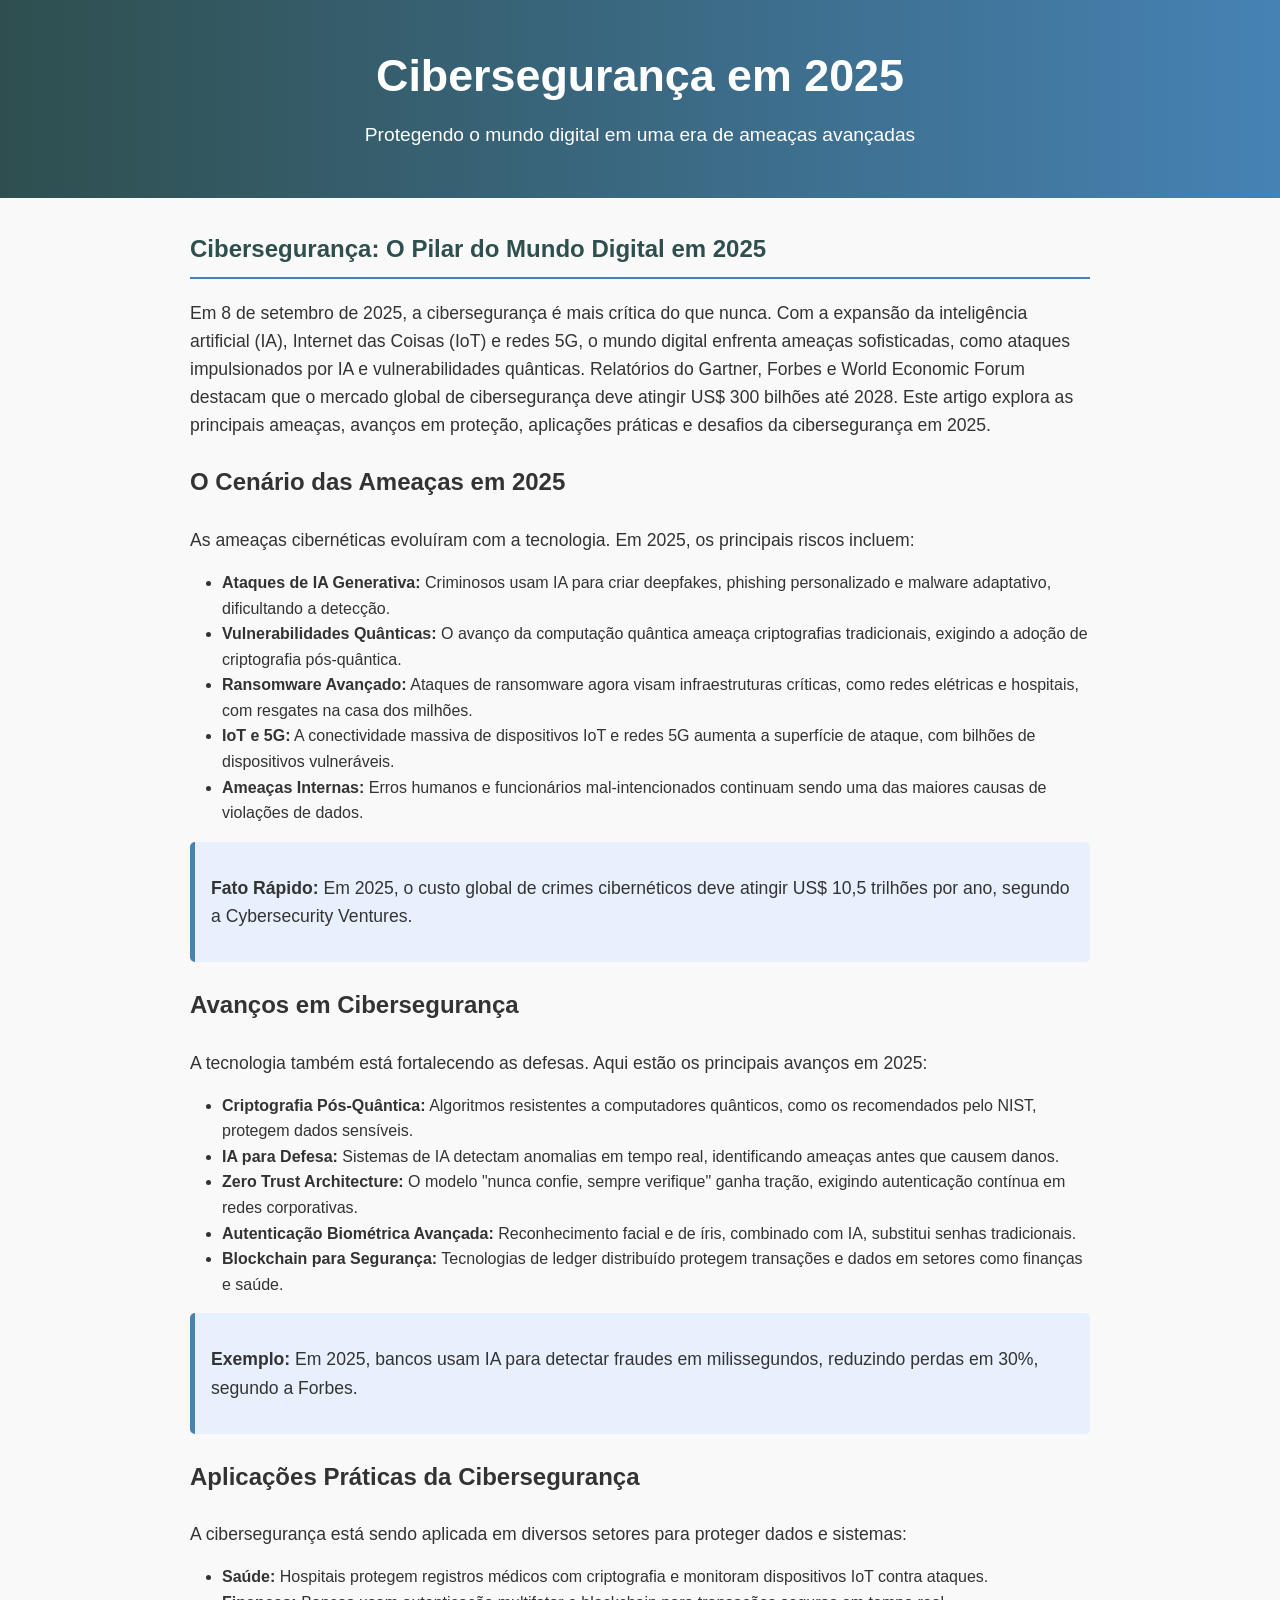
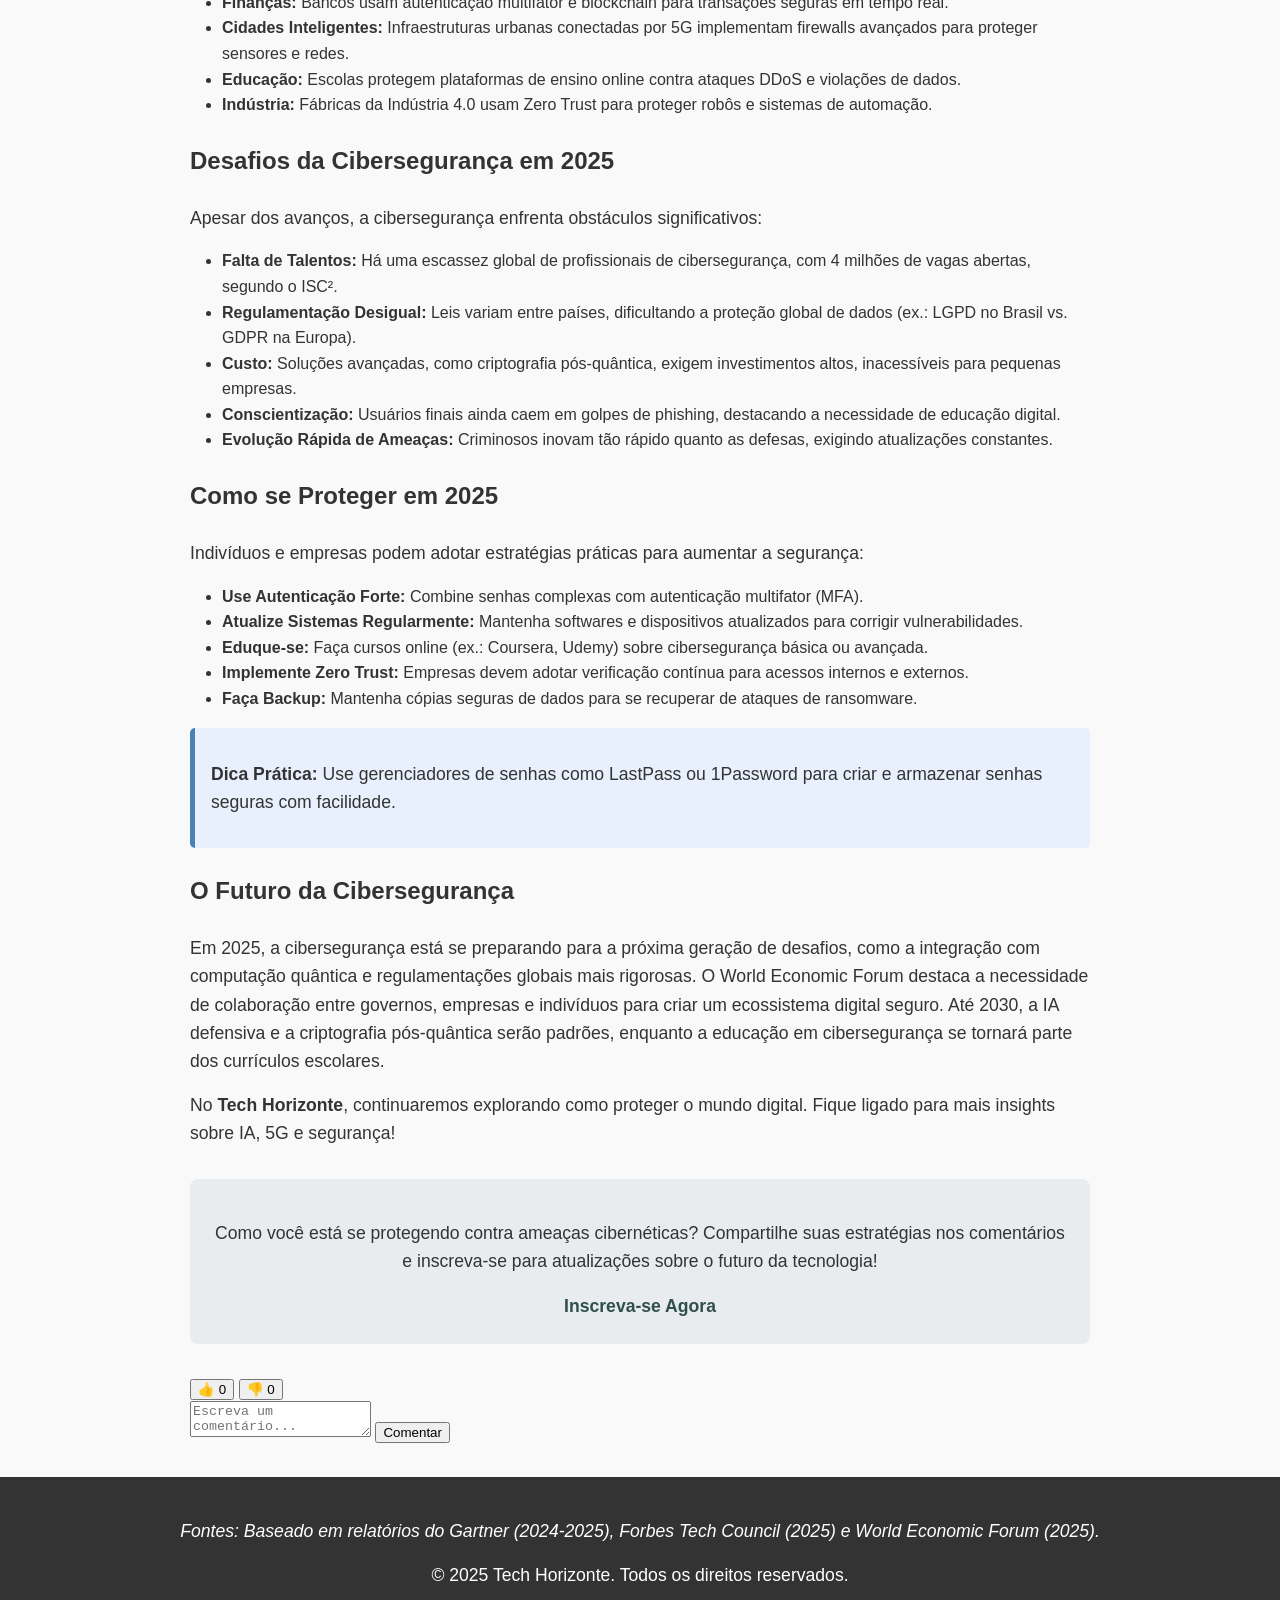
<file: Secure.html>
<!DOCTYPE html>
<html lang="pt-BR">
<head>
    <meta charset="UTF-8">
    <meta name="viewport" content="width=device-width, initial-scale=1.0">
    <meta name="description" content="Explore o cenário da cibersegurança em 2025, com novas ameaças, avanços em proteção e estratégias para um mundo digital seguro.">
    <title>Cibersegurança em 2025 - Tech Horizonte</title>
    <style>
        body {
            font-family: 'Roboto', Arial, sans-serif;
            line-height: 1.6;
            margin: 0;
            padding: 0;
            background-color: #f9f9f9;
            color: #333;
        }
        header {
            background: linear-gradient(90deg, #2F4F4F, #4682B4);
            color: #fff;
            text-align: center;
            padding: 2.5rem 1rem;
        }
        header h1 {
            margin: 0;
            font-size: 2.8rem;
        }
        header p {
            font-size: 1.2rem;
            margin: 0.5rem 0;
        }
        .container {
            max-width: 900px;
            margin: 2rem auto;
            padding: 0 1.5rem;
        }
        h2 {
            color: #2F4F4F;
            border-bottom: 2px solid #4682B4;
            padding-bottom: 0.5rem;
            margin-top: 2rem;
        }
        h3 {
            color: #333;
            margin-top: 1.5rem;
            font-size: 1.5rem;
        }
        p {
            margin: 1rem 0;
            font-size: 1.1rem;
        }
        ul {
            list-style-type: disc;
            margin: 1rem 0;
            padding-left: 2rem;
        }
        .highlight {
            background: #e8f0fe;
            padding: 1rem;
            border-left: 5px solid #4682B4;
            margin: 1rem 0;
            border-radius: 5px;
        }
        .call-to-action {
            background: #e9ecef;
            padding: 1.5rem;
            border-radius: 8px;
            text-align: center;
            margin: 2rem 0;
        }
        .call-to-action a {
            color: #2F4F4F;
            text-decoration: none;
            font-weight: bold;
            font-size: 1.1rem;
        }
        .call-to-action a:hover {
            text-decoration: underline;
        }
        footer {
            text-align: center;
            padding: 1.5rem;
            background: #333;
            color: #fff;
            margin-top: 2rem;
        }
        @media (max-width: 768px) {
            header h1 {
                font-size: 2rem;
            }
            header p {
                font-size: 1rem;
            }
            .container {
                padding: 0 1rem;
            }
            h2 {
                font-size: 1.8rem;
            }
            h3 {
                font-size: 1.3rem;
            }
            /* Estilo geral do container do post */
.post-container {
    border: 1px solid #ddd;
    padding: 15px;
    border-radius: 8px;
    margin-bottom: 20px;
    max-width: 600px; /* Ajuste conforme o layout do blog */
    margin-left: auto;
    margin-right: auto;
}

/* Conteúdo do post */
.post-content {
    margin-bottom: 10px;
}

/* Seção de gostou/não gostou */
.reaction-section {
    display: flex;
    align-items: center;
    gap: 15px;
    margin-bottom: 10px;
}

.like-button, .dislike-button {
    background: none;
    border: none;
    cursor: pointer;
    font-size: 16px;
    display: flex;
    align-items: center;
    gap: 5px;
    transition: color 0.2s;
}

.like-button.liked {
    color: #e0245e; /* Cor quando "Gostou" está ativo */
}

.dislike-button.disliked {
    color: #555; /* Cor quando "Não Gostou" está ativo */
}

/* Seção de comentários */
.comment-section {
    margin-top: 10px;
}

.comment-input {
    width: 75%;
    padding: 8px;
    border: 1px solid #ddd;
    border-radius: 10px;
    resize: vertical;
    font-family: inherit;
}

.comment-button {
    background-color: #007bff;
    color: white;
    border: none;
    padding: 8px 16px;
    border-radius: 4px;
    cursor: pointer;
    margin-top: 10px;
    transition: background-color 0.2s;
}

.comment-button:hover {
    background-color: #0056b3;
}

.comment-list {
    margin-top: 10px;
}

.comment {
    border-top: 1px solid #eee;
    padding: 10px 0;
    font-size: 14px;
}
        }
    </style>
</head>
<body>
    <header>
        <h1>Cibersegurança em 2025</h1>
        <p>Protegendo o mundo digital em uma era de ameaças avançadas</p>
    </header>

    <div class="container">
        <h2>Cibersegurança: O Pilar do Mundo Digital em 2025</h2>
        <p>Em 8 de setembro de 2025, a cibersegurança é mais crítica do que nunca. Com a expansão da inteligência artificial (IA), Internet das Coisas (IoT) e redes 5G, o mundo digital enfrenta ameaças sofisticadas, como ataques impulsionados por IA e vulnerabilidades quânticas. Relatórios do Gartner, Forbes e World Economic Forum destacam que o mercado global de cibersegurança deve atingir US$ 300 bilhões até 2028. Este artigo explora as principais ameaças, avanços em proteção, aplicações práticas e desafios da cibersegurança em 2025.</p>

        <h3>O Cenário das Ameaças em 2025</h3>
        <p>As ameaças cibernéticas evoluíram com a tecnologia. Em 2025, os principais riscos incluem:</p>
        <ul>
            <li><strong>Ataques de IA Generativa:</strong> Criminosos usam IA para criar deepfakes, phishing personalizado e malware adaptativo, dificultando a detecção.</li>
            <li><strong>Vulnerabilidades Quânticas:</strong> O avanço da computação quântica ameaça criptografias tradicionais, exigindo a adoção de criptografia pós-quântica.</li>
            <li><strong>Ransomware Avançado:</strong> Ataques de ransomware agora visam infraestruturas críticas, como redes elétricas e hospitais, com resgates na casa dos milhões.</li>
            <li><strong>IoT e 5G:</strong> A conectividade massiva de dispositivos IoT e redes 5G aumenta a superfície de ataque, com bilhões de dispositivos vulneráveis.</li>
            <li><strong>Ameaças Internas:</strong> Erros humanos e funcionários mal-intencionados continuam sendo uma das maiores causas de violações de dados.</li>
        </ul>
        <div class="highlight">
            <p><strong>Fato Rápido:</strong> Em 2025, o custo global de crimes cibernéticos deve atingir US$ 10,5 trilhões por ano, segundo a Cybersecurity Ventures.</p>
        </div>

        <h3>Avanços em Cibersegurança</h3>
        <p>A tecnologia também está fortalecendo as defesas. Aqui estão os principais avanços em 2025:</p>
        <ul>
            <li><strong>Criptografia Pós-Quântica:</strong> Algoritmos resistentes a computadores quânticos, como os recomendados pelo NIST, protegem dados sensíveis.</li>
            <li><strong>IA para Defesa:</strong> Sistemas de IA detectam anomalias em tempo real, identificando ameaças antes que causem danos.</li>
            <li><strong>Zero Trust Architecture:</strong> O modelo "nunca confie, sempre verifique" ganha tração, exigindo autenticação contínua em redes corporativas.</li>
            <li><strong>Autenticação Biométrica Avançada:</strong> Reconhecimento facial e de íris, combinado com IA, substitui senhas tradicionais.</li>
            <li><strong>Blockchain para Segurança:</strong> Tecnologias de ledger distribuído protegem transações e dados em setores como finanças e saúde.</li>
        </ul>
        <div class="highlight">
            <p><strong>Exemplo:</strong> Em 2025, bancos usam IA para detectar fraudes em milissegundos, reduzindo perdas em 30%, segundo a Forbes.</p>
        </div>

        <h3>Aplicações Práticas da Cibersegurança</h3>
        <p>A cibersegurança está sendo aplicada em diversos setores para proteger dados e sistemas:</p>
        <ul>
            <li><strong>Saúde:</strong> Hospitais protegem registros médicos com criptografia e monitoram dispositivos IoT contra ataques.</li>
            <li><strong>Finanças:</strong> Bancos usam autenticação multifator e blockchain para transações seguras em tempo real.</li>
            <li><strong>Cidades Inteligentes:</strong> Infraestruturas urbanas conectadas por 5G implementam firewalls avançados para proteger sensores e redes.</li>
            <li><strong>Educação:</strong> Escolas protegem plataformas de ensino online contra ataques DDoS e violações de dados.</li>
            <li><strong>Indústria:</strong> Fábricas da Indústria 4.0 usam Zero Trust para proteger robôs e sistemas de automação.</li>
        </ul>

        <h3>Desafios da Cibersegurança em 2025</h3>
        <p>Apesar dos avanços, a cibersegurança enfrenta obstáculos significativos:</p>
        <ul>
            <li><strong>Falta de Talentos:</strong> Há uma escassez global de profissionais de cibersegurança, com 4 milhões de vagas abertas, segundo o ISC².</li>
            <li><strong>Regulamentação Desigual:</strong> Leis variam entre países, dificultando a proteção global de dados (ex.: LGPD no Brasil vs. GDPR na Europa).</li>
            <li><strong>Custo:</strong> Soluções avançadas, como criptografia pós-quântica, exigem investimentos altos, inacessíveis para pequenas empresas.</li>
            <li><strong>Conscientização:</strong> Usuários finais ainda caem em golpes de phishing, destacando a necessidade de educação digital.</li>
            <li><strong>Evolução Rápida de Ameaças:</strong> Criminosos inovam tão rápido quanto as defesas, exigindo atualizações constantes.</li>
        </ul>

        <h3>Como se Proteger em 2025</h3>
        <p>Indivíduos e empresas podem adotar estratégias práticas para aumentar a segurança:</p>
        <ul>
            <li><strong>Use Autenticação Forte:</strong> Combine senhas complexas com autenticação multifator (MFA).</li>
            <li><strong>Atualize Sistemas Regularmente:</strong> Mantenha softwares e dispositivos atualizados para corrigir vulnerabilidades.</li>
            <li><strong>Eduque-se:</strong> Faça cursos online (ex.: Coursera, Udemy) sobre cibersegurança básica ou avançada.</li>
            <li><strong>Implemente Zero Trust:</strong> Empresas devem adotar verificação contínua para acessos internos e externos.</li>
            <li><strong>Faça Backup:</strong> Mantenha cópias seguras de dados para se recuperar de ataques de ransomware.</li>
        </ul>
        <div class="highlight">
            <p><strong>Dica Prática:</strong> Use gerenciadores de senhas como LastPass ou 1Password para criar e armazenar senhas seguras com facilidade.</p>
        </div>

        <h3>O Futuro da Cibersegurança</h3>
        <p>Em 2025, a cibersegurança está se preparando para a próxima geração de desafios, como a integração com computação quântica e regulamentações globais mais rigorosas. O World Economic Forum destaca a necessidade de colaboração entre governos, empresas e indivíduos para criar um ecossistema digital seguro. Até 2030, a IA defensiva e a criptografia pós-quântica serão padrões, enquanto a educação em cibersegurança se tornará parte dos currículos escolares.</p>
        <p>No <strong>Tech Horizonte</strong>, continuaremos explorando como proteger o mundo digital. Fique ligado para mais insights sobre IA, 5G e segurança!</p>

        <div class="call-to-action">
            <p>Como você está se protegendo contra ameaças cibernéticas? Compartilhe suas estratégias nos comentários e inscreva-se para atualizações sobre o futuro da tecnologia!</p>
            <a href="#subscribe">Inscreva-se Agora</a>
        </div>
        <div class="post-container">
    <div class="post-content">
        <!-- Conteúdo do post -->
    </div>
    <div class="reaction-section">
        <button class="like-button" onclick="toggleLike(this)">
            <span class="heart">👍</span> <span class="like-count">0</span>
        </button>
        <button class="dislike-button" onclick="toggleDislike(this)">
            <span class="thumb-down">👎</span> <span class="dislike-count">0</span>
        </button>
    </div>
    <div class="comment-section">
        <textarea class="comment-input" placeholder="Escreva um comentário..."></textarea>
        <button class="comment-button" onclick="addComment(this)">Comentar</button>
        <div class="comment-list"></div>
    </div>
</div>
    </div>
    
    <script>
      // Função para alternar "Gostou"
function toggleLike(button) {
    const likeCountElement = button.querySelector('.like-count');
    let likeCount = parseInt(likeCountElement.textContent);
    if (button.classList.contains('liked')) {
        likeCount--;
        button.classList.remove('liked');
    } else {
        likeCount++;
        button.classList.add('liked');
    }
    likeCountElement.textContent = likeCount;
}

// Função para alternar "Não Gostou"
function toggleDislike(button) {
    const dislikeCountElement = button.querySelector('.dislike-count');
    let dislikeCount = parseInt(dislikeCountElement.textContent);
    if (button.classList.contains('disliked')) {
        dislikeCount--;
        button.classList.remove('disliked');
    } else {
        dislikeCount++;
        button.classList.add('disliked');
    }
    dislikeCountElement.textContent = dislikeCount;
}

// Função para adicionar comentário
function addComment(button) {
    const commentSection = button.closest('.comment-section');
    const commentInput = commentSection.querySelector('.comment-input');
    const commentList = commentSection.querySelector('.comment-list');
    const commentText = commentInput.value.trim();

    if (commentText) {
        const commentDiv = document.createElement('div');
        commentDiv.classList.add('comment');
        commentDiv.textContent = commentText;
        commentList.appendChild(commentDiv);
        commentInput.value = ''; // Limpa o campo
    }
}
    </script>

    <footer>
        <p><em>Fontes: Baseado em relatórios do Gartner (2024-2025), Forbes Tech Council (2025) e World Economic Forum (2025).</em></p>
        <p>&copy; 2025 Tech Horizonte. Todos os direitos reservados.</p>
    </footer>
</body>
</html>
</file>
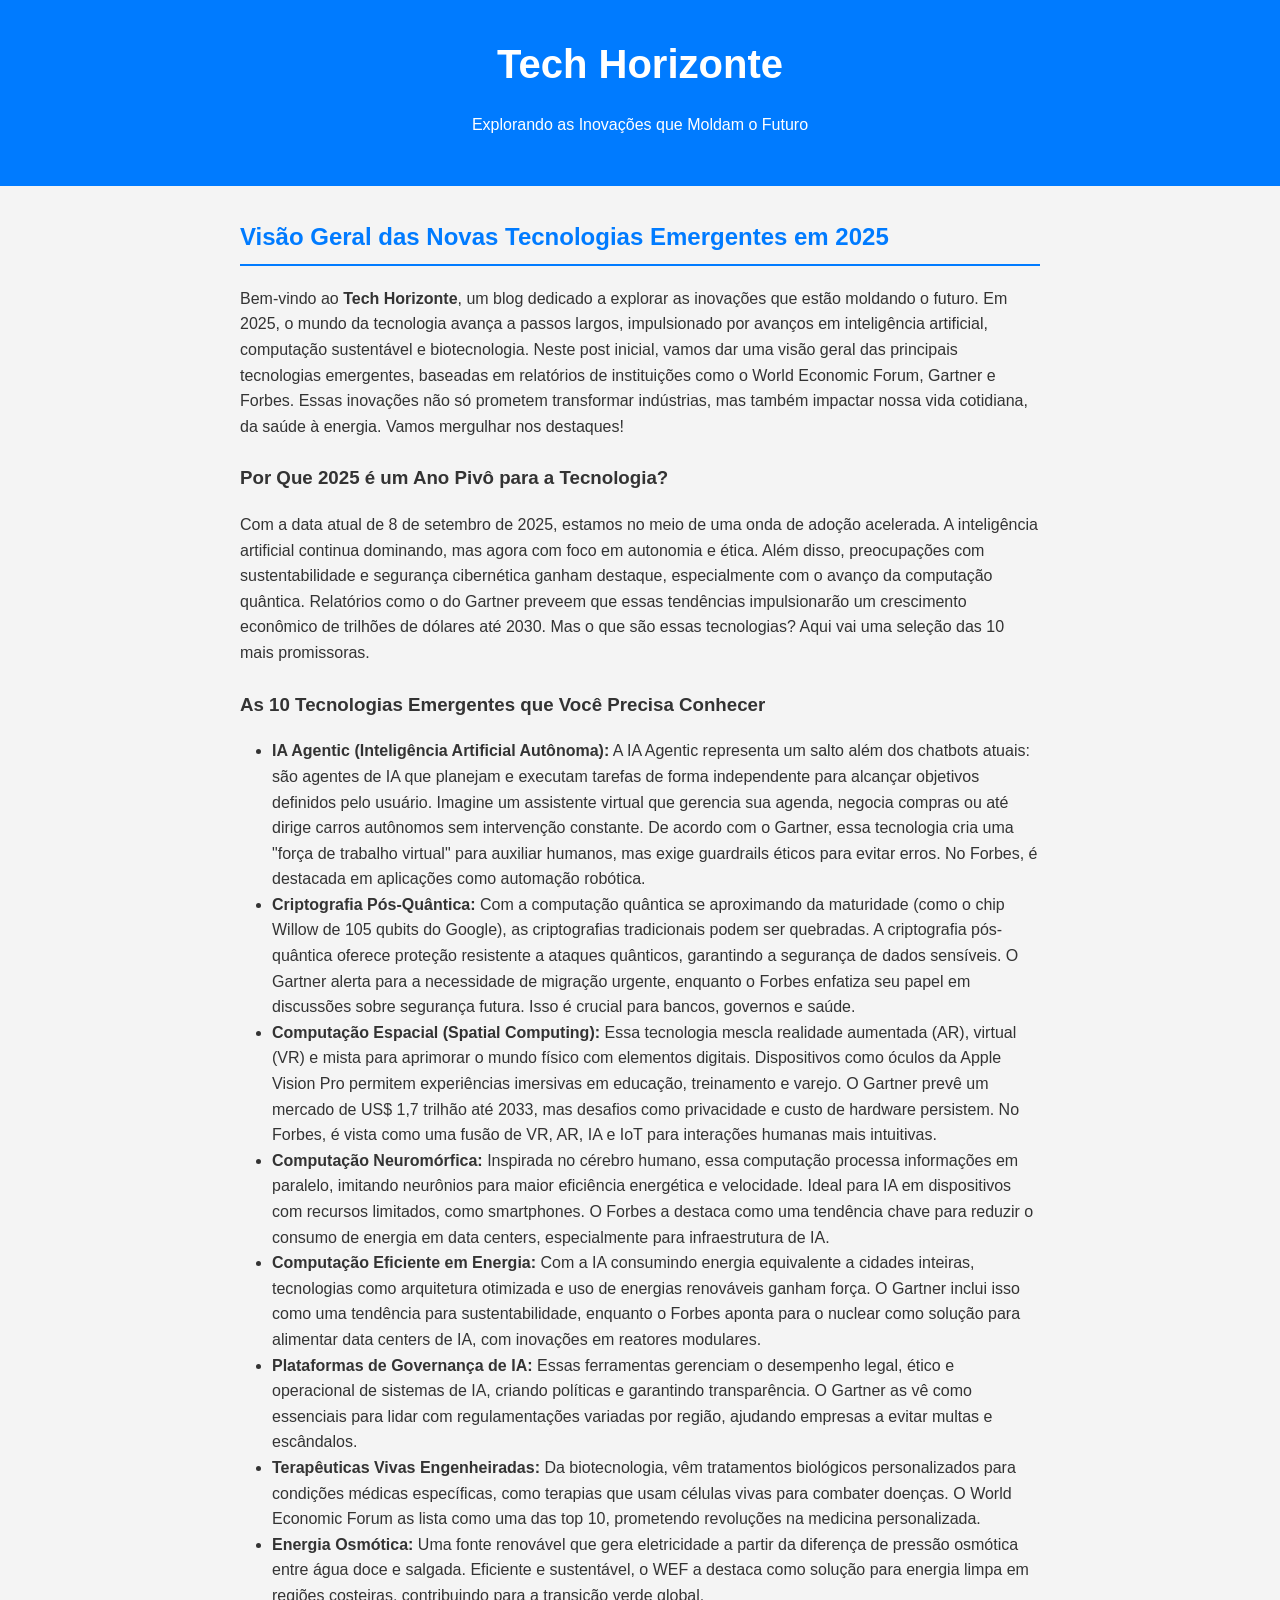
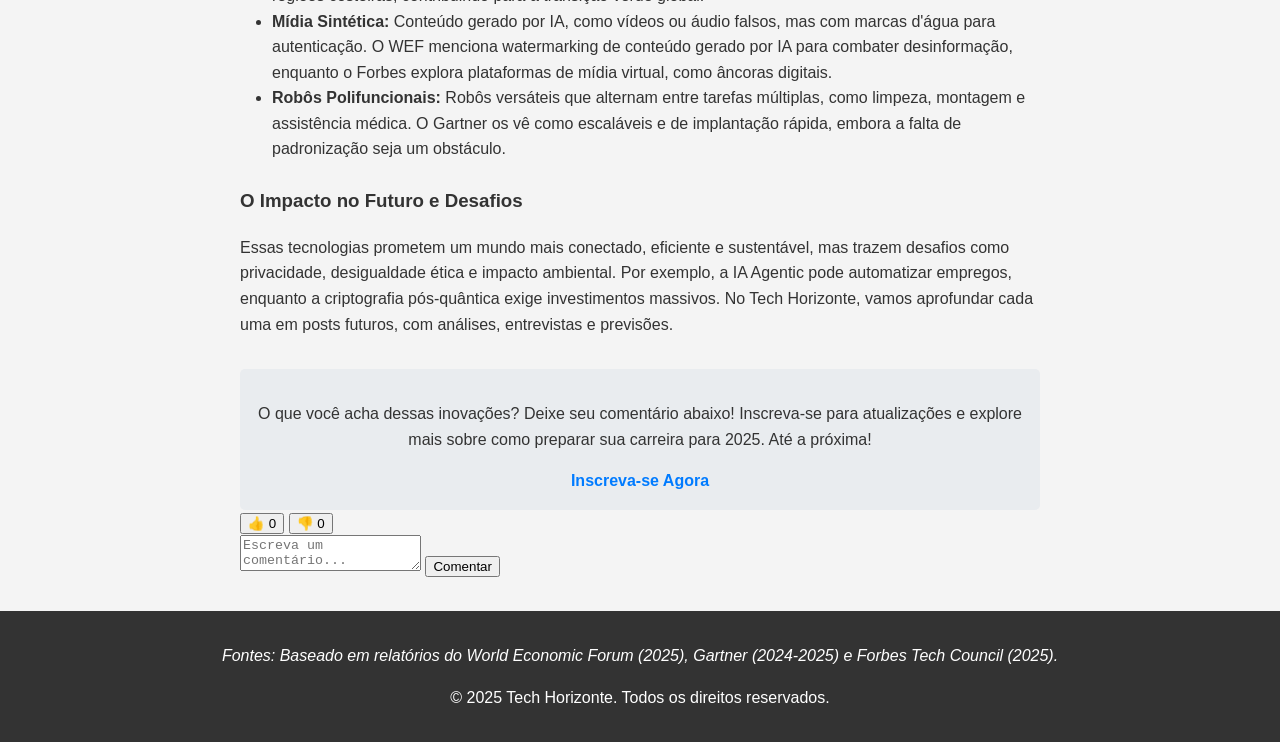
<file: Visão.html>
<!DOCTYPE html>
<html lang="pt-BR">
<head>
    <meta charset="UTF-8">
    <meta name="viewport" content="width=device-width, initial-scale=1.0">
    <title>Tech Horizonte - Novas Tecnologias em 2025</title>
    <style>
        body {
            font-family: Arial, sans-serif;
            line-height: 1.6;
            margin: 0;
            padding: 0;
            background-color: #f4f4f4;
            color: #333;
        }
        header {
            background: #007BFF;
            color: #fff;
            text-align: center;
            padding: 2rem;
        }
        header h1 {
            margin: 0;
            font-size: 2.5rem;
        }
        .container {
            max-width: 800px;
            margin: 2rem auto;
            padding: 0 1rem;
        }
        h2 {
            color: #007BFF;
            border-bottom: 2px solid #007BFF;
            padding-bottom: 0.5rem;
        }
        h3 {
            color: #333;
            margin-top: 1.5rem;
        }
        p {
            margin: 1rem 0;
        }
        ul {
            list-style-type: disc;
            margin: 1rem 0;
            padding-left: 2rem;
        }
        .call-to-action {
            background: #e9ecef;
            padding: 1rem;
            border-radius: 5px;
            text-align: center;
            margin-top: 2rem;
        }
        .call-to-action a {
            color: #007BFF;
            text-decoration: none;
            font-weight: bold;
        }
        footer {
            text-align: center;
            padding: 1rem;
            background: #333;
            color: #fff;
            margin-top: 2rem;
        }
        @media (max-width: 600px) {
            header h1 {
                font-size: 1.8rem;
            }
            .container {
                padding: 0 0.5rem;
            }
            /* Estilo geral do container do post */
.post-container {
    border: 1px solid #ddd;
    padding: 15px;
    border-radius: 8px;
    margin-bottom: 20px;
    max-width: 600px; /* Ajuste conforme o layout do blog */
    margin-left: auto;
    margin-right: auto;
}

/* Conteúdo do post */
.post-content {
    margin-bottom: 10px;
}

/* Seção de gostou/não gostou */
.reaction-section {
    display: flex;
    align-items: center;
    gap: 15px;
    margin-bottom: 10px;
}

.like-button, .dislike-button {
    background: none;
    border: none;
    cursor: pointer;
    font-size: 16px;
    display: flex;
    align-items: center;
    gap: 5px;
    transition: color 0.2s;
}

.like-button.liked {
    color: #e0245e; /* Cor quando "Gostou" está ativo */
}

.dislike-button.disliked {
    color: #555; /* Cor quando "Não Gostou" está ativo */
}

/* Seção de comentários */
.comment-section {
    margin-top: 10px;
}

.comment-input {
    width: 75%;
    padding: 8px;
    border: 1px solid #ddd;
    border-radius: 10px;
    resize: vertical;
    font-family: inherit;
}

.comment-button {
    background-color: #007bff;
    color: white;
    border: none;
    padding: 8px 16px;
    border-radius: 4px;
    cursor: pointer;
    margin-top: 10px;
    transition: background-color 0.2s;
}

.comment-button:hover {
    background-color: #0056b3;
}

.comment-list {
    margin-top: 10px;
}

.comment {
    border-top: 1px solid #eee;
    padding: 10px 0;
    font-size: 14px;
}
        }
    </style>
</head>
<body>
    <header>
        <h1>Tech Horizonte</h1>
        <p>Explorando as Inovações que Moldam o Futuro</p>
    </header>

    <div class="container">
        <h2>Visão Geral das Novas Tecnologias Emergentes em 2025</h2>
        <p>Bem-vindo ao <strong>Tech Horizonte</strong>, um blog dedicado a explorar as inovações que estão moldando o futuro. Em 2025, o mundo da tecnologia avança a passos largos, impulsionado por avanços em inteligência artificial, computação sustentável e biotecnologia. Neste post inicial, vamos dar uma visão geral das principais tecnologias emergentes, baseadas em relatórios de instituições como o World Economic Forum, Gartner e Forbes. Essas inovações não só prometem transformar indústrias, mas também impactar nossa vida cotidiana, da saúde à energia. Vamos mergulhar nos destaques!</p>

        <h3>Por Que 2025 é um Ano Pivô para a Tecnologia?</h3>
        <p>Com a data atual de 8 de setembro de 2025, estamos no meio de uma onda de adoção acelerada. A inteligência artificial continua dominando, mas agora com foco em autonomia e ética. Além disso, preocupações com sustentabilidade e segurança cibernética ganham destaque, especialmente com o avanço da computação quântica. Relatórios como o do Gartner preveem que essas tendências impulsionarão um crescimento econômico de trilhões de dólares até 2030. Mas o que são essas tecnologias? Aqui vai uma seleção das 10 mais promissoras.</p>

        <h3>As 10 Tecnologias Emergentes que Você Precisa Conhecer</h3>
        <ul>
            <li>
                <strong>IA Agentic (Inteligência Artificial Autônoma):</strong> A IA Agentic representa um salto além dos chatbots atuais: são agentes de IA que planejam e executam tarefas de forma independente para alcançar objetivos definidos pelo usuário. Imagine um assistente virtual que gerencia sua agenda, negocia compras ou até dirige carros autônomos sem intervenção constante. De acordo com o Gartner, essa tecnologia cria uma "força de trabalho virtual" para auxiliar humanos, mas exige guardrails éticos para evitar erros. No Forbes, é destacada em aplicações como automação robótica.
            </li>
            <li>
                <strong>Criptografia Pós-Quântica:</strong> Com a computação quântica se aproximando da maturidade (como o chip Willow de 105 qubits do Google), as criptografias tradicionais podem ser quebradas. A criptografia pós-quântica oferece proteção resistente a ataques quânticos, garantindo a segurança de dados sensíveis. O Gartner alerta para a necessidade de migração urgente, enquanto o Forbes enfatiza seu papel em discussões sobre segurança futura. Isso é crucial para bancos, governos e saúde.
            </li>
            <li>
                <strong>Computação Espacial (Spatial Computing):</strong> Essa tecnologia mescla realidade aumentada (AR), virtual (VR) e mista para aprimorar o mundo físico com elementos digitais. Dispositivos como óculos da Apple Vision Pro permitem experiências imersivas em educação, treinamento e varejo. O Gartner prevê um mercado de US$ 1,7 trilhão até 2033, mas desafios como privacidade e custo de hardware persistem. No Forbes, é vista como uma fusão de VR, AR, IA e IoT para interações humanas mais intuitivas.
            </li>
            <li>
                <strong>Computação Neuromórfica:</strong> Inspirada no cérebro humano, essa computação processa informações em paralelo, imitando neurônios para maior eficiência energética e velocidade. Ideal para IA em dispositivos com recursos limitados, como smartphones. O Forbes a destaca como uma tendência chave para reduzir o consumo de energia em data centers, especialmente para infraestrutura de IA.
            </li>
            <li>
                <strong>Computação Eficiente em Energia:</strong> Com a IA consumindo energia equivalente a cidades inteiras, tecnologias como arquitetura otimizada e uso de energias renováveis ganham força. O Gartner inclui isso como uma tendência para sustentabilidade, enquanto o Forbes aponta para o nuclear como solução para alimentar data centers de IA, com inovações em reatores modulares.
            </li>
            <li>
                <strong>Plataformas de Governança de IA:</strong> Essas ferramentas gerenciam o desempenho legal, ético e operacional de sistemas de IA, criando políticas e garantindo transparência. O Gartner as vê como essenciais para lidar com regulamentações variadas por região, ajudando empresas a evitar multas e escândalos.
            </li>
            <li>
                <strong>Terapêuticas Vivas Engenheiradas:</strong> Da biotecnologia, vêm tratamentos biológicos personalizados para condições médicas específicas, como terapias que usam células vivas para combater doenças. O World Economic Forum as lista como uma das top 10, prometendo revoluções na medicina personalizada.
            </li>
            <li>
                <strong>Energia Osmótica:</strong> Uma fonte renovável que gera eletricidade a partir da diferença de pressão osmótica entre água doce e salgada. Eficiente e sustentável, o WEF a destaca como solução para energia limpa em regiões costeiras, contribuindo para a transição verde global.
            </li>
            <li>
                <strong>Mídia Sintética:</strong> Conteúdo gerado por IA, como vídeos ou áudio falsos, mas com marcas d'água para autenticação. O WEF menciona watermarking de conteúdo gerado por IA para combater desinformação, enquanto o Forbes explora plataformas de mídia virtual, como âncoras digitais.
            </li>
            <li>
                <strong>Robôs Polifuncionais:</strong> Robôs versáteis que alternam entre tarefas múltiplas, como limpeza, montagem e assistência médica. O Gartner os vê como escaláveis e de implantação rápida, embora a falta de padronização seja um obstáculo.
            </li>
        </ul>

        <h3>O Impacto no Futuro e Desafios</h3>
        <p>Essas tecnologias prometem um mundo mais conectado, eficiente e sustentável, mas trazem desafios como privacidade, desigualdade ética e impacto ambiental. Por exemplo, a IA Agentic pode automatizar empregos, enquanto a criptografia pós-quântica exige investimentos massivos. No Tech Horizonte, vamos aprofundar cada uma em posts futuros, com análises, entrevistas e previsões.</p>

        <div class="call-to-action">
            <p>O que você acha dessas inovações? Deixe seu comentário abaixo! Inscreva-se para atualizações e explore mais sobre como preparar sua carreira para 2025. Até a próxima!</p>
            <a href="#subscribe">Inscreva-se Agora</a>
        </div>
        <div class="post-container">
    <div class="post-content">
        <!-- Conteúdo do post -->
    </div>
    <div class="reaction-section">
        <button class="like-button" onclick="toggleLike(this)">
            <span class="heart">👍</span> <span class="like-count">0</span>
        </button>
        <button class="dislike-button" onclick="toggleDislike(this)">
            <span class="thumb-down">👎</span> <span class="dislike-count">0</span>
        </button>
    </div>
    <div class="comment-section">
        <textarea class="comment-input" placeholder="Escreva um comentário..."></textarea>
        <button class="comment-button" onclick="addComment(this)">Comentar</button>
        <div class="comment-list"></div>
    </div>
</div>
    </div>
    
    <script>
function toggleLike(button) {
    const likeCountElement = button.querySelector('.like-count');
    let likeCount = parseInt(likeCountElement.textContent);
    if (button.classList.contains('liked')) {
        likeCount--;
        button.classList.remove('liked');
    } else {
        likeCount++;
        button.classList.add('liked');
    }
    likeCountElement.textContent = likeCount;
}

function toggleDislike(button) {
    const dislikeCountElement = button.querySelector('.dislike-count');
    let dislikeCount = parseInt(dislikeCountElement.textContent);
    if (button.classList.contains('disliked')) {
        dislikeCount--;
        button.classList.remove('disliked');
    } else {
        dislikeCount++;
        button.classList.add('disliked');
    }
    dislikeCountElement.textContent = dislikeCount;
}

function addComment(button) {
    const commentSection = button.closest('.comment-section');
    const commentInput = commentSection.querySelector('.comment-input');
    const commentList = commentSection.querySelector('.comment-list');
    const commentText = commentInput.value.trim();

    if (commentText) {
        const commentDiv = document.createElement('div');
        commentDiv.classList.add('comment');
        commentDiv.textContent = commentText;
        commentList.appendChild(commentDiv);
        commentInput.value = ''; // Limpa o campo
    }
}
</script>
    <footer>
        <p><em>Fontes: Baseado em relatórios do World Economic Forum (2025), Gartner (2024-2025) e Forbes Tech Council (2025).</em></p>
        <p>&copy; 2025 Tech Horizonte. Todos os direitos reservados.</p>
    </footer>
</body>
</html>
</file>
<file: styles.css>
/* Reset básico */
* {
    margin: 0;
    padding: 0;
    box-sizing: border-box;
}

body {
    font-family: Arial, sans-serif;
    line-height: 1.6;
    color: #333;
}

/* Cabeçalho */
header {
    background: #1a73e8;
    color: white;
    padding: 1rem 2rem;
    display: flex;
    justify-content: space-between;
    align-items: center;
}

.logo {
    font-size: 1.8rem;
    font-weight: bold;
}

nav ul {
    list-style: none;
    display: flex;
    gap: 1.5rem;
}

nav a {
    color: white;
    text-decoration: none;
    font-weight: bold;
}

nav a:hover {
    text-decoration: underline;
}

/* Seção Hero */
.hero {
    background: url('https://via.placeholder.com/1200x400') no-repeat center/cover;
    padding: 4rem 2rem;
    text-align: center;
    color: white;
    text-shadow: 1px 1px 2px rgba(0, 0, 0, 0.5);
}

.hero h1 {
    font-size: 2.5rem;
    margin-bottom: 1rem;
}

.hero .btn {
    display: inline-block;
    padding: 0.8rem 1.5rem;
    background: #1a73e8;
    color: white;
    text-decoration: none;
    border-radius: 5px;
    margin-top: 1rem;
}

.hero .btn:hover {
    background: #1557b0;
}

/* Seção de Posts */
.posts {
    padding: 2rem;
    max-width: 1200px;
    margin: 0 auto;
}

.posts h2 {
    text-align: center;
    margin-bottom: 2rem;
}

.post-grid {
    display: grid;
    grid-template-columns: repeat(auto-fit, minmax(300px, 1fr));
    gap: 2rem;
}

.post-card {
    background: #f9f9f9;
    border-radius: 8px;
    overflow: hidden;
    box-shadow: 0 2px 5px rgba(0, 0, 0, 0.1);
}

.post-card img {
    width: 100%;
    height: 200px;
    object-fit: cover;
}

.post-card h3 {
    padding: 1rem;
    font-size: 1.5rem;
}

.post-card p {
    padding: 0 1rem 1rem;
}

.post-card .btn {
    display: block;
    margin: 1rem;
    padding: 0.5rem 1rem;
    background: #1a73e8;
    color: white;
    text-align: center;
    text-decoration: none;
    border-radius: 5px;
}

.post-card .btn:hover {
    background: #1557b0;
}

.toggle-articles {
    display: block;
    margin: 1rem auto;
    padding: 0.8rem 1.5rem;
    background: #1a73e8;
    color: white;
    border: none;
    border-radius: 5px;
    cursor: pointer;
}

.toggle-articles:hover {
    background: #1557b0;
}

/* Sobre */
#sobre {
    background: #f4f4f4;
    padding: 2rem;
    text-align: center;
}

/* Rodapé */
footer {
    background: #333;
    color: white;
    text-align: center;
    padding: 1rem;
    margin-top: 2rem;
}

.social-links a {
    color: white;
    margin: 0 1rem;
    text-decoration: none;
}

.social-links a:hover {
    text-decoration: underline;
}

/* Responsividade */
@media (max-width: 768px) {
    header {
        flex-direction: column;
        gap: 1rem;
    }

    nav ul {
        flex-direction: column;
        text-align: center;
    }

    .hero h1 {
        font-size: 1.8rem;
    }
    /* Estilização do botão */
.signup-button-container {
    text-align: center;
    margin: 20px auto;
    max-width: 400px;
}

.signup-button {
    display: inline-block;
    background-color: #007bff;
    color: #ffffff;
    padding: 12px 24px;
    text-decoration: none;
    border-radius: 4px;
    font-family: Arial, sans-serif;
    font-size: 16px;
    font-weight: bold;
    transition: background-color 0.3s ease;
}

.signup-button:hover {
    background-color: #0056b3;
}

/* Responsividade */
@media (max-width: 600px) {
    .signup-button-container {
        max-width: 90%;
    }

    .signup-button {
        padding: 10px 20px;
        font-size: 14px;
    }
}
}
</file>
